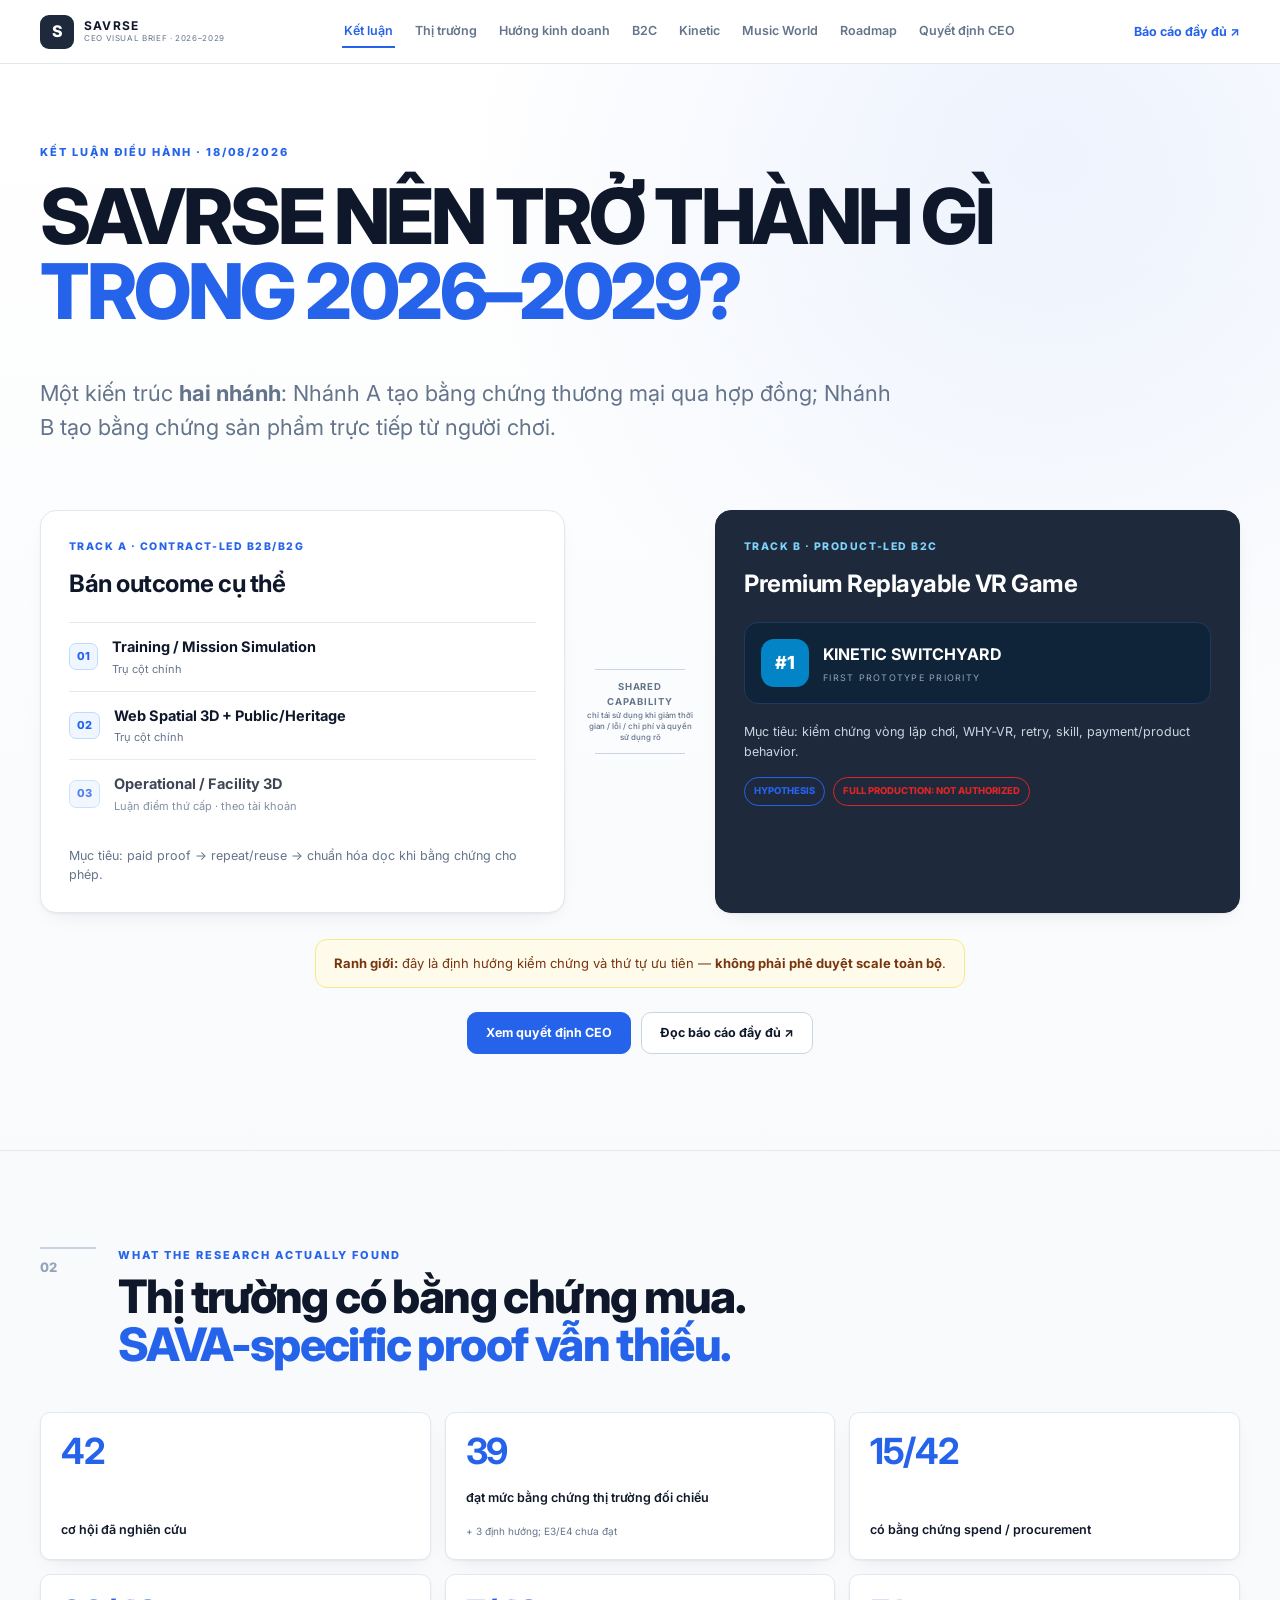
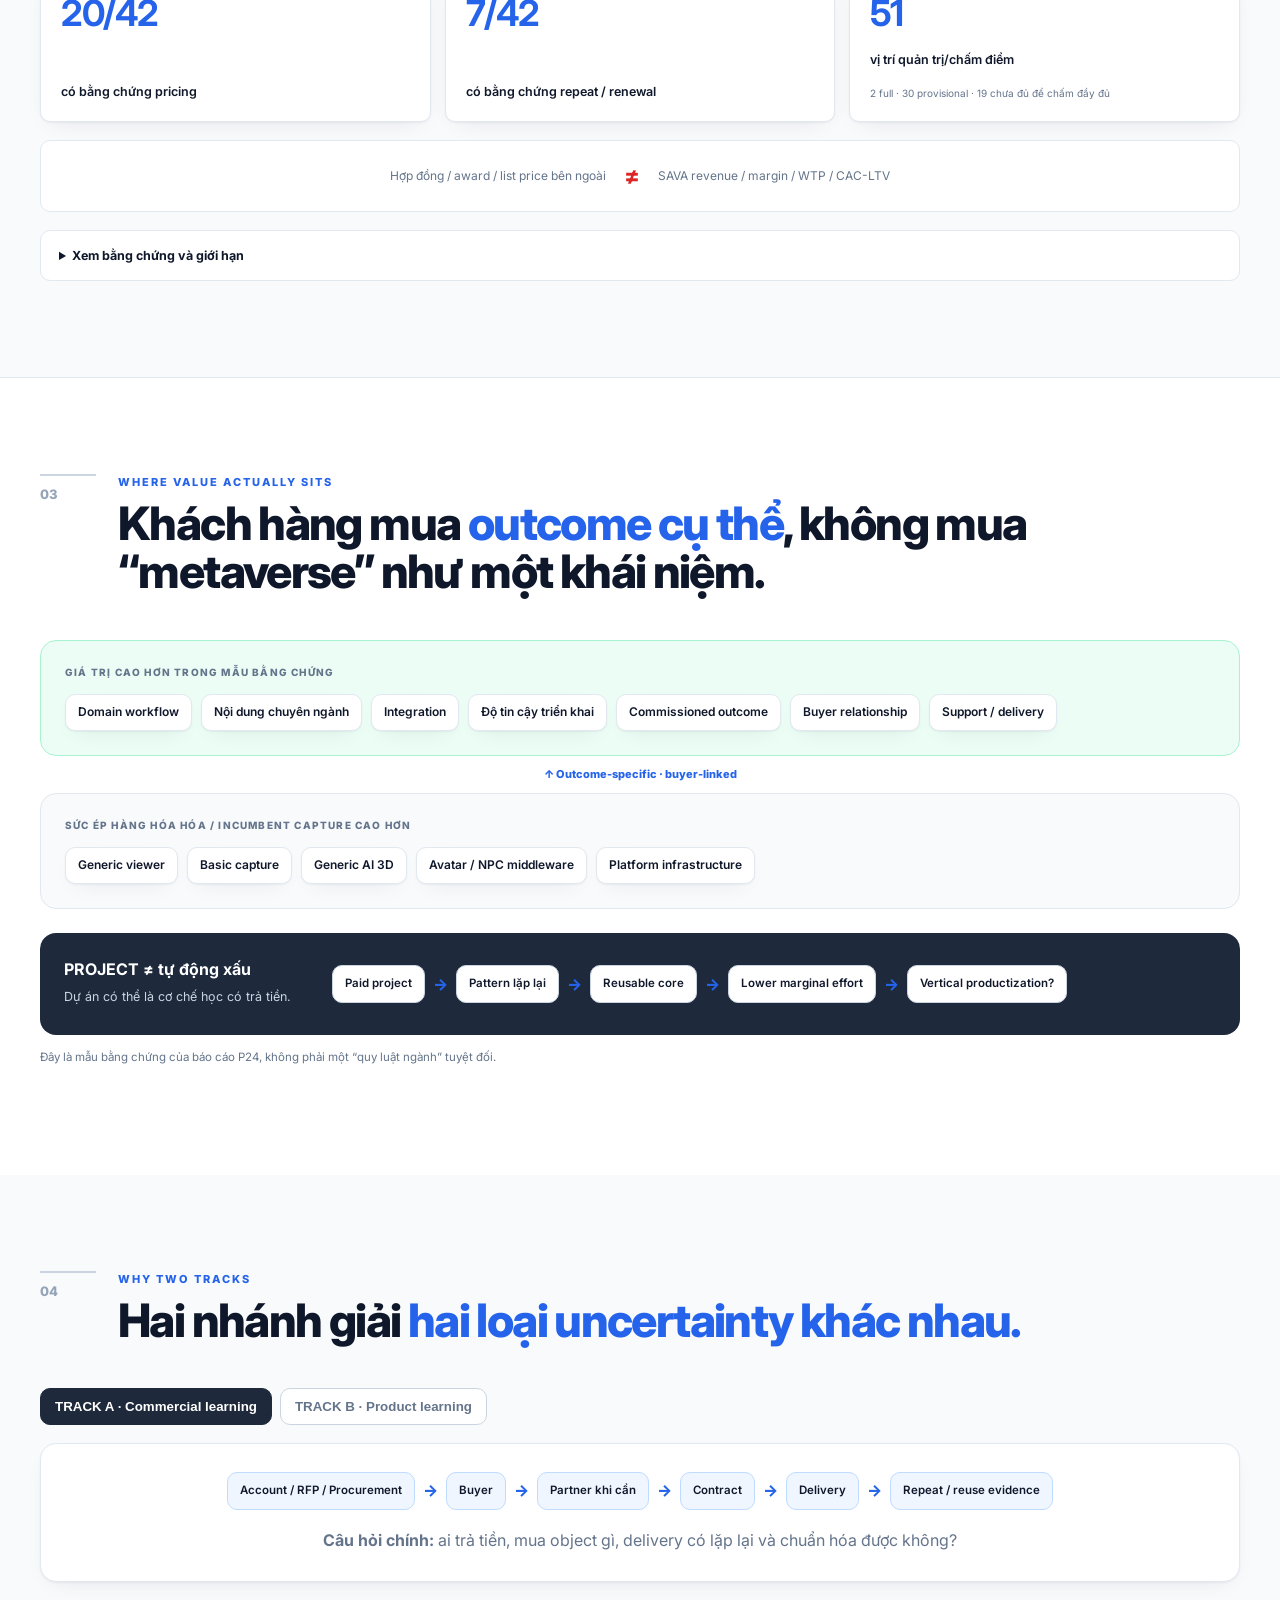
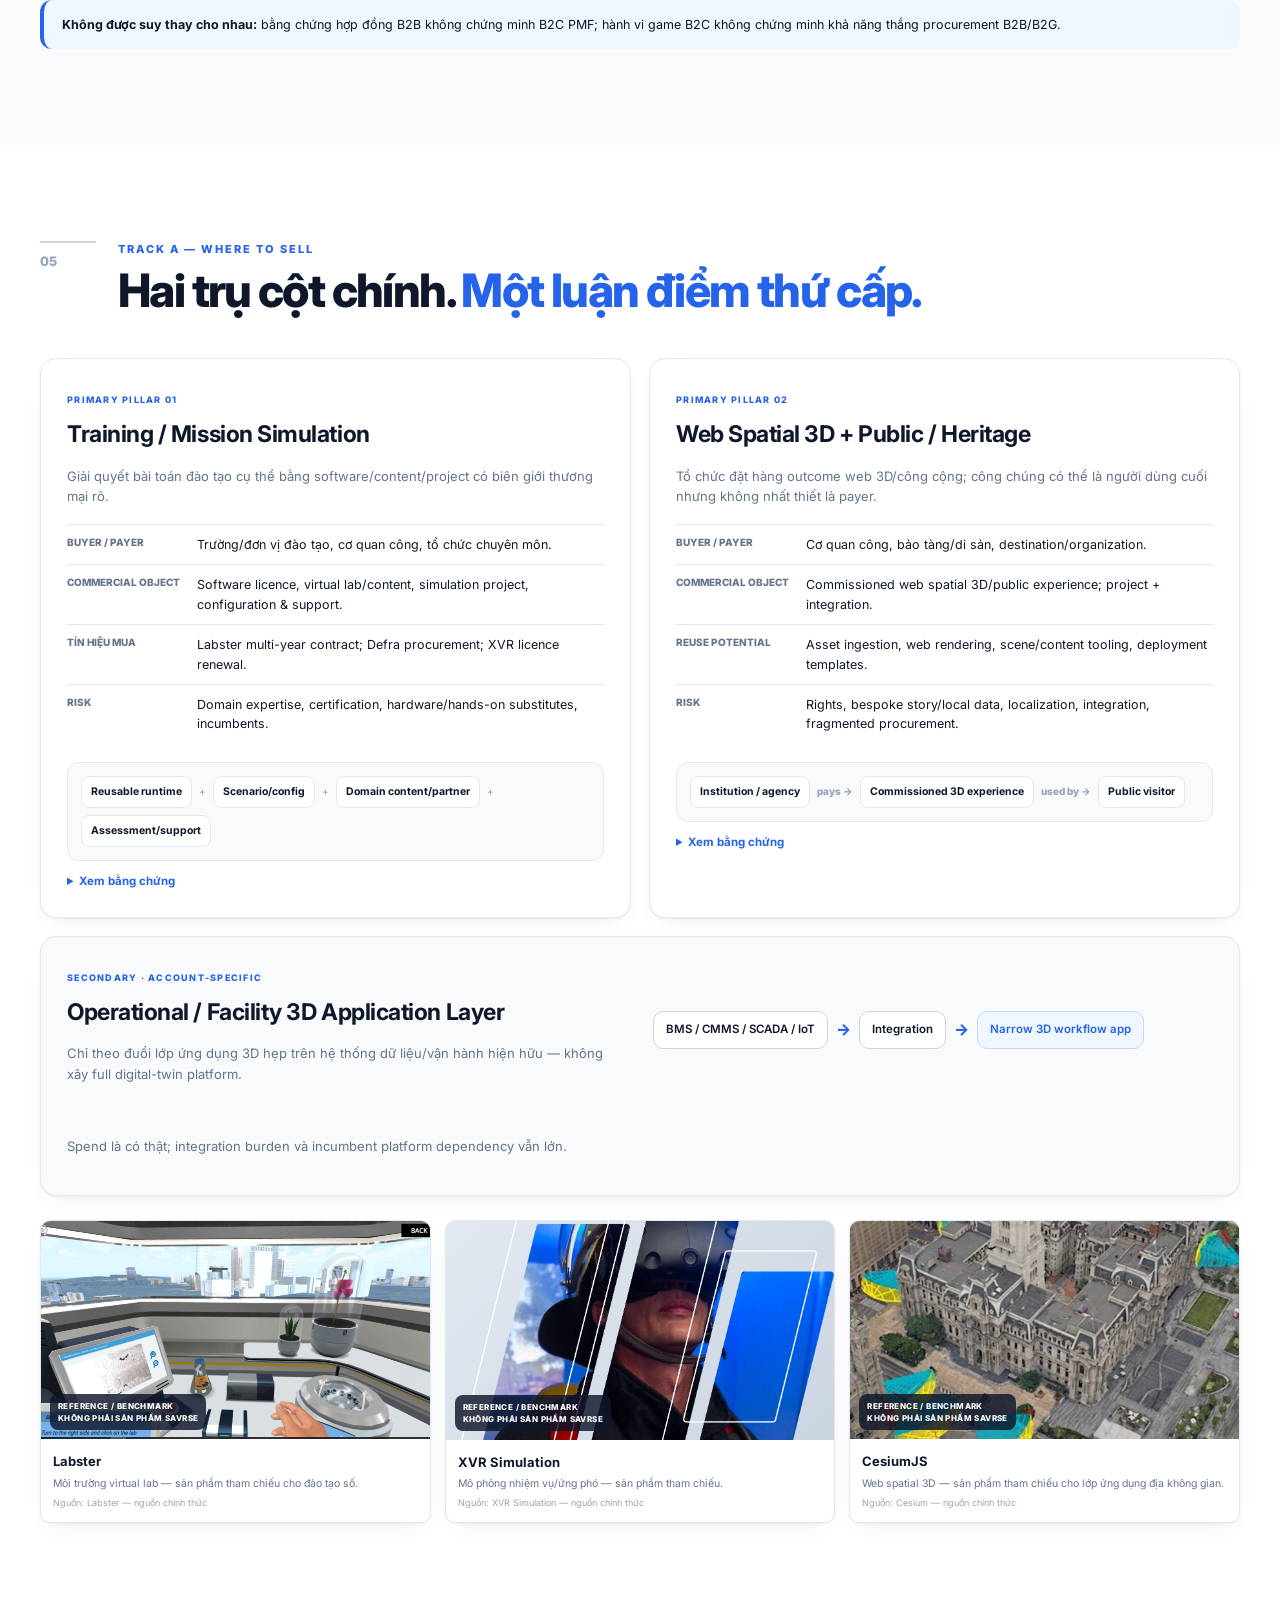
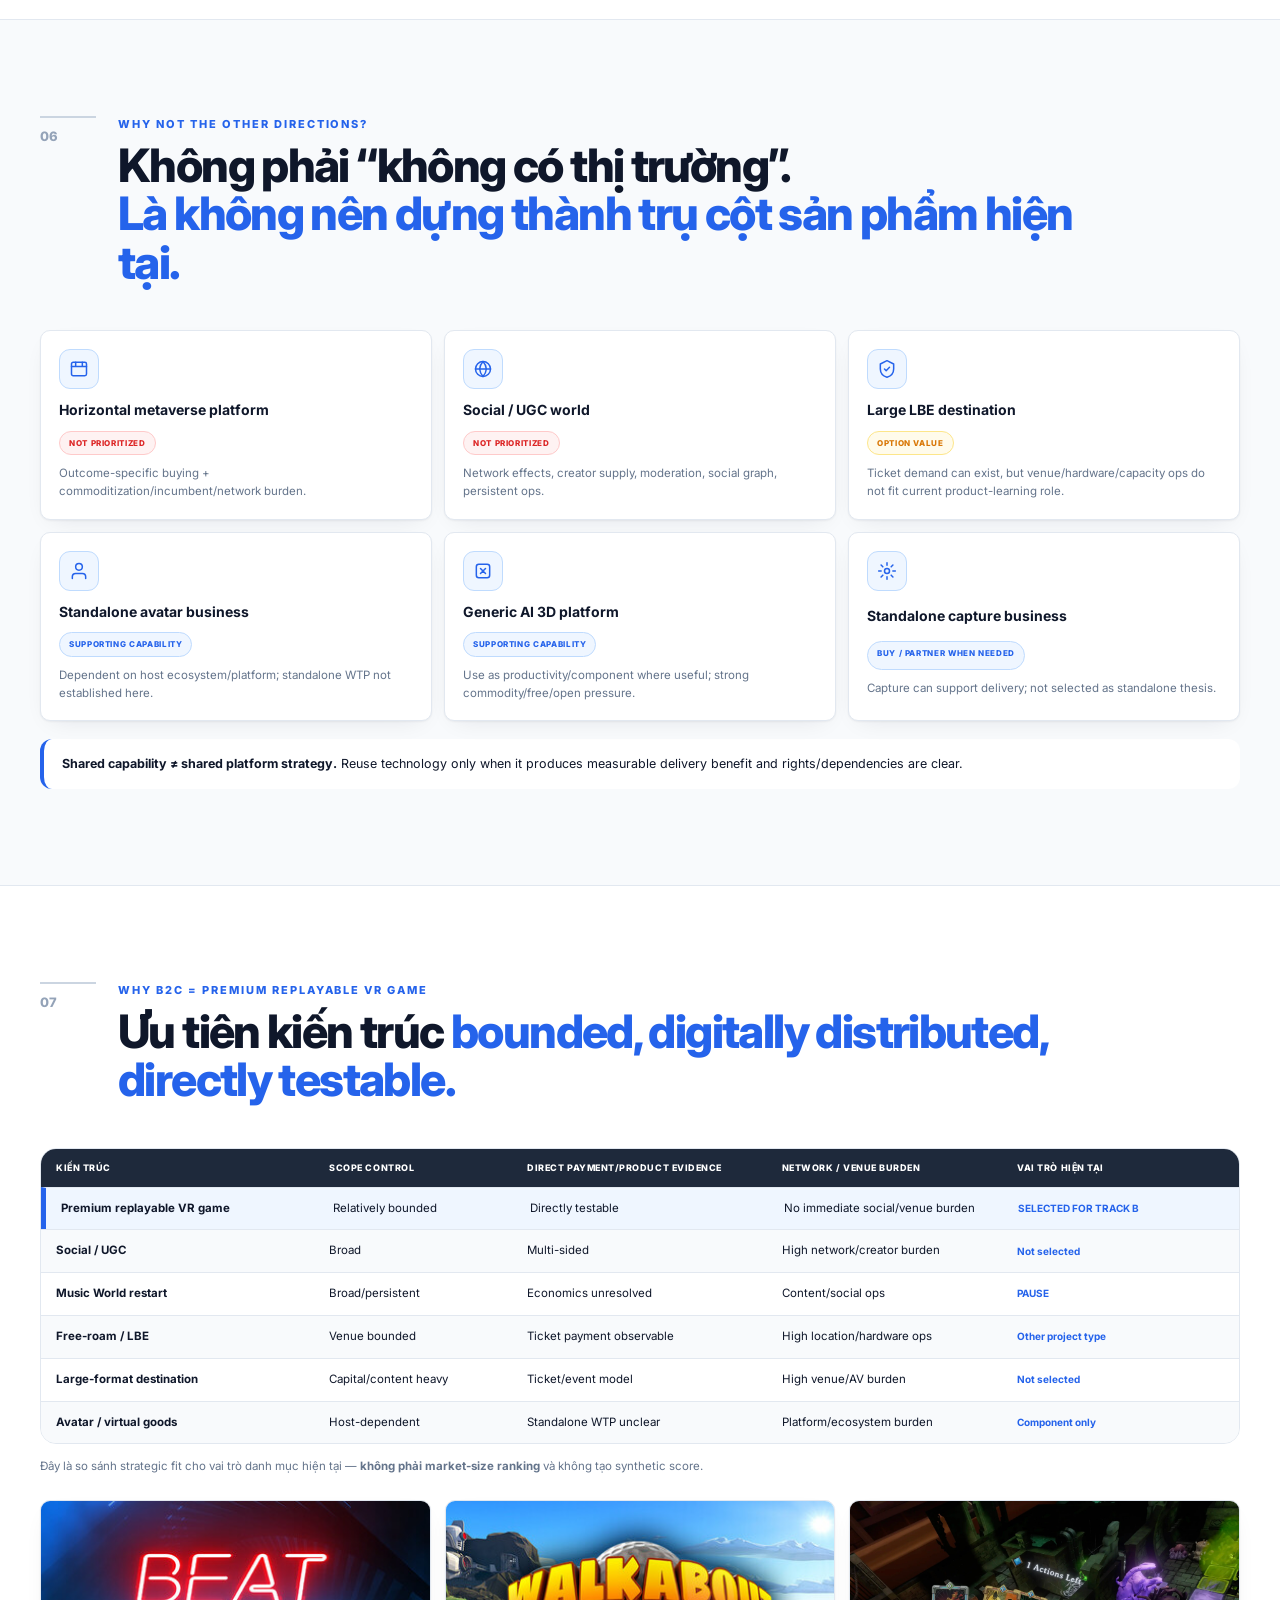
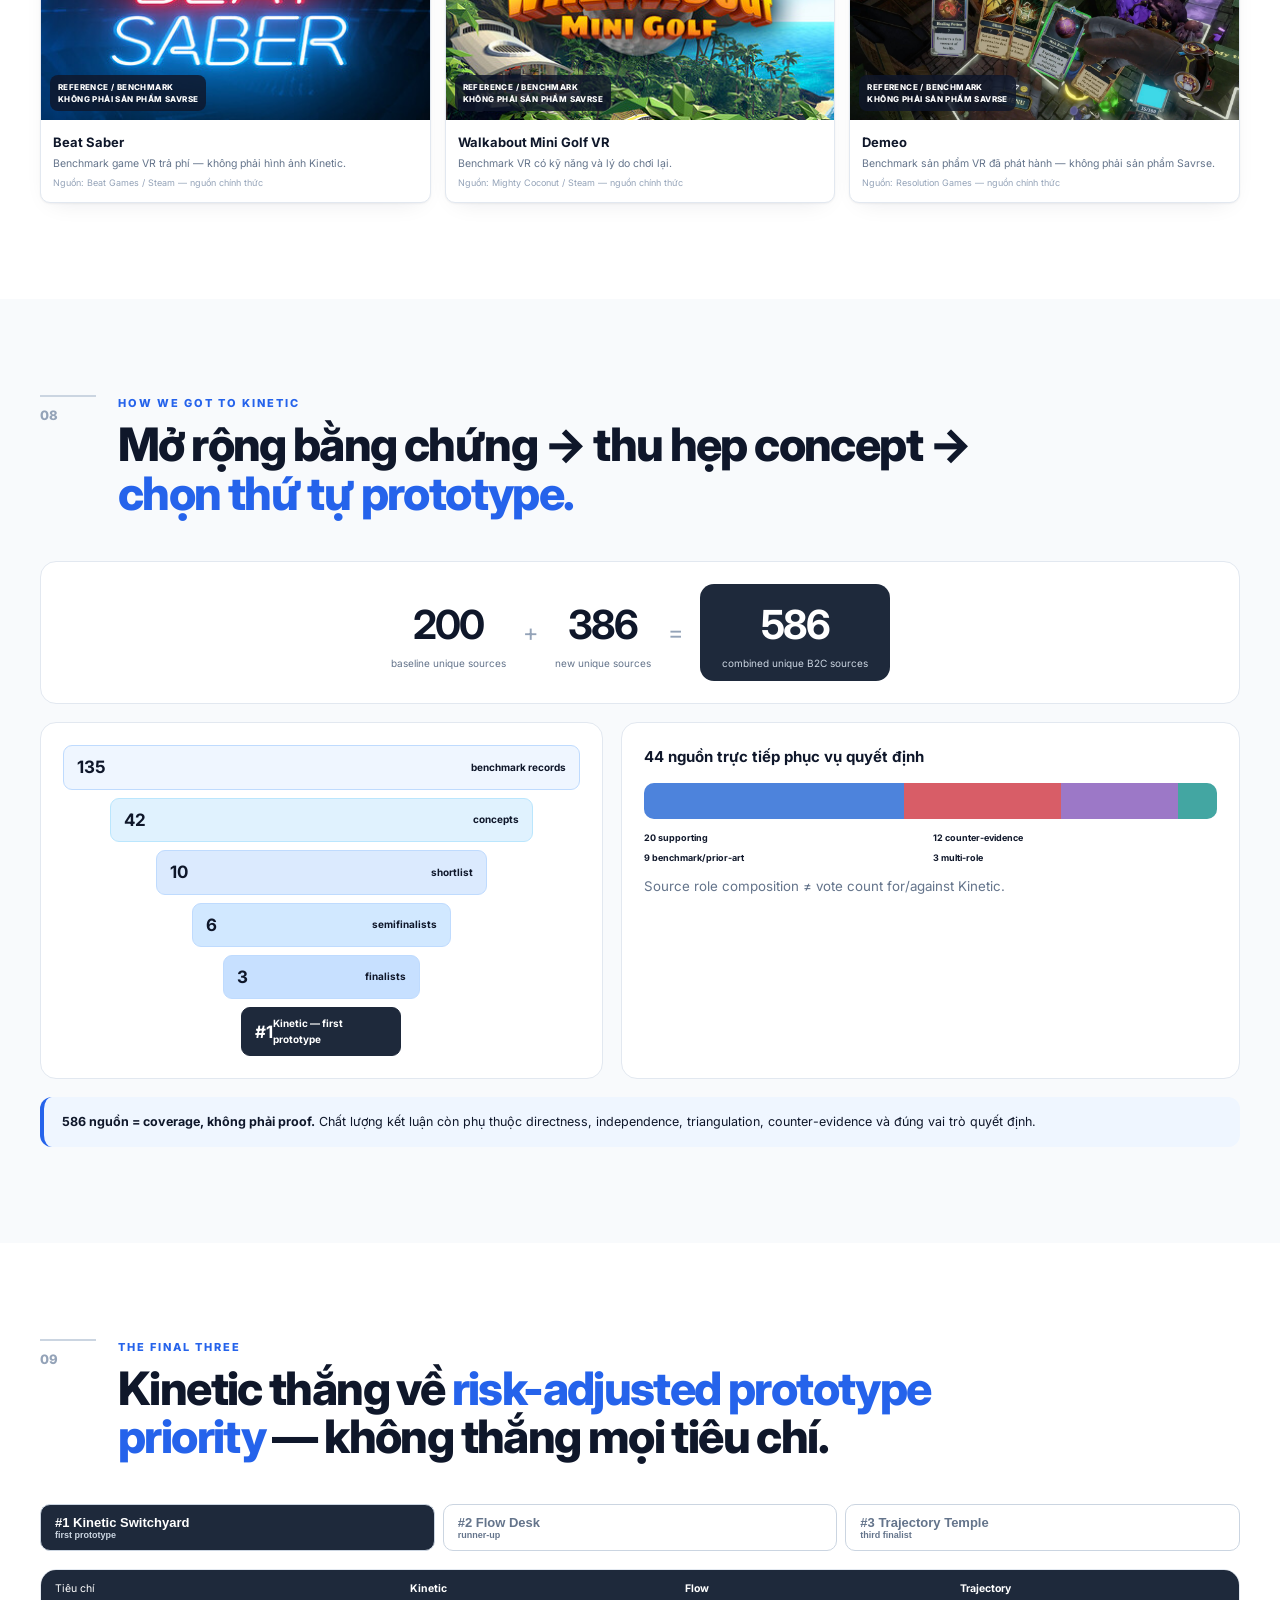
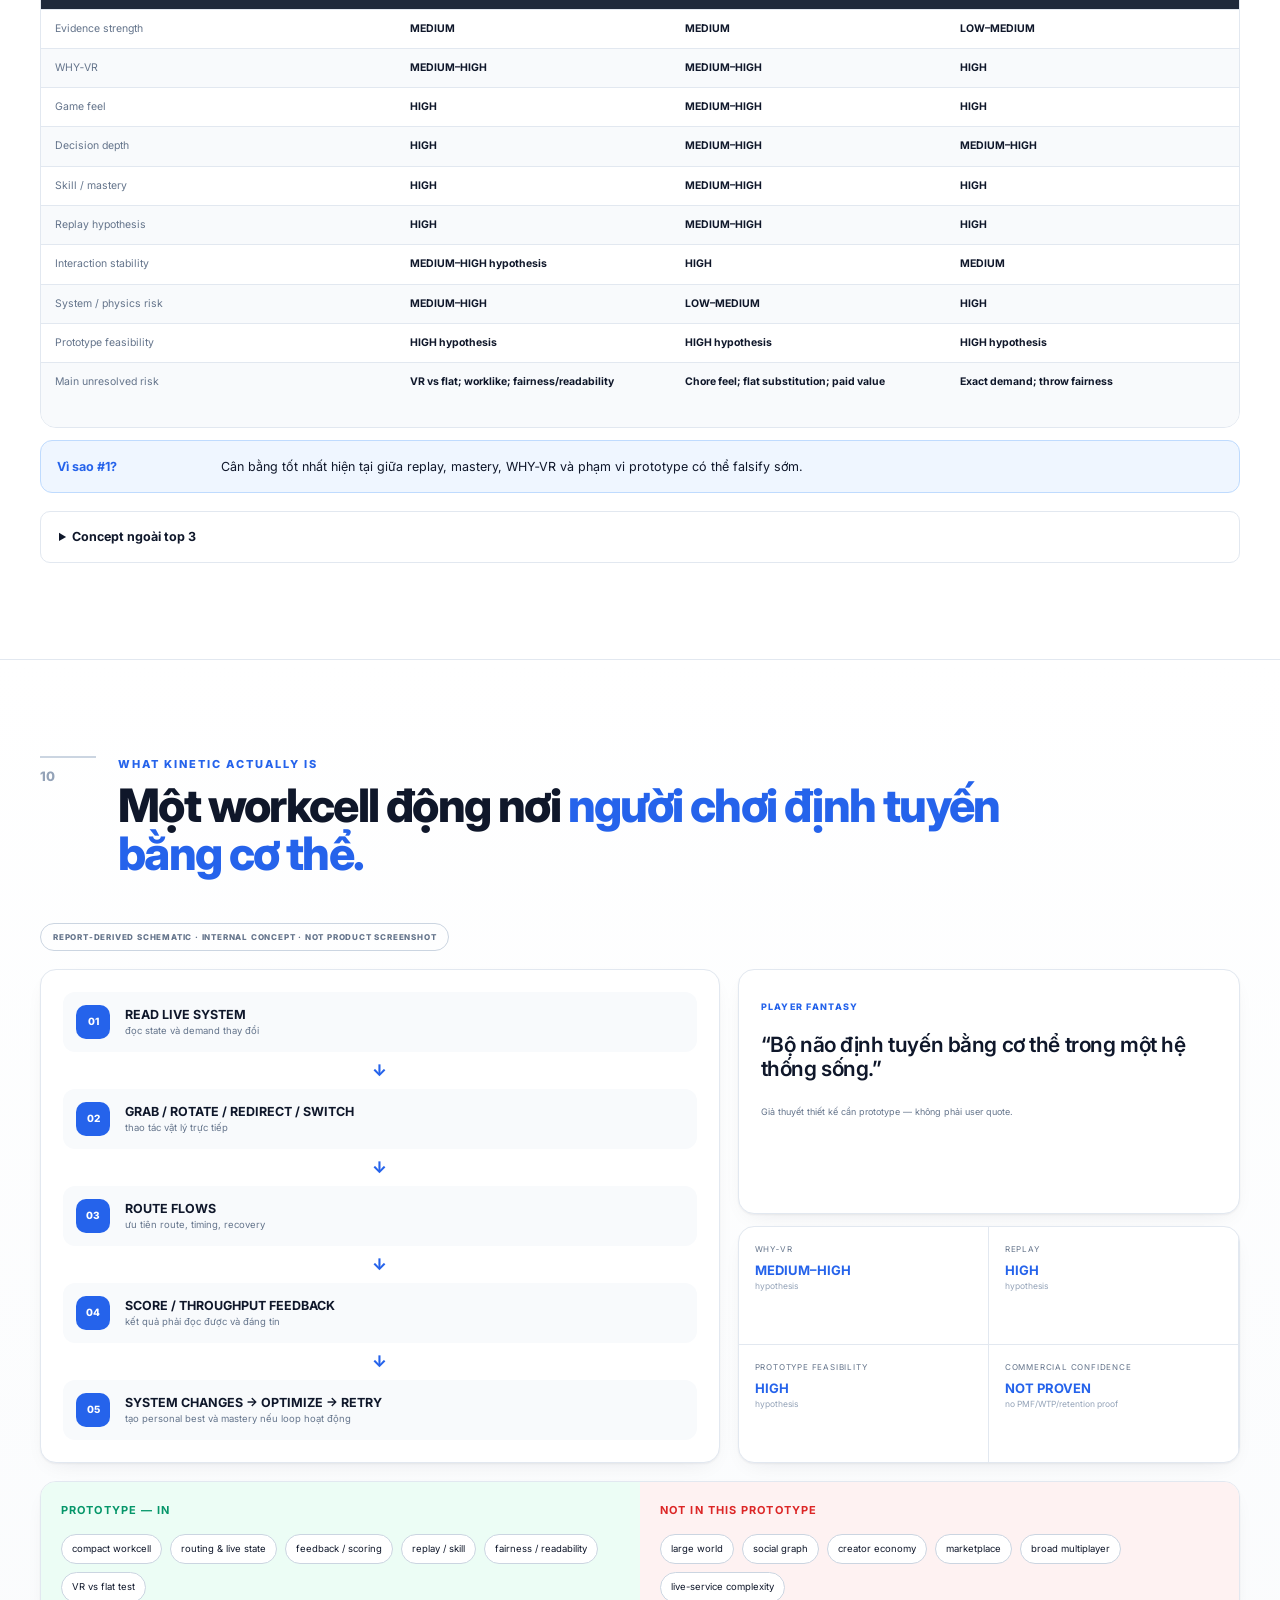
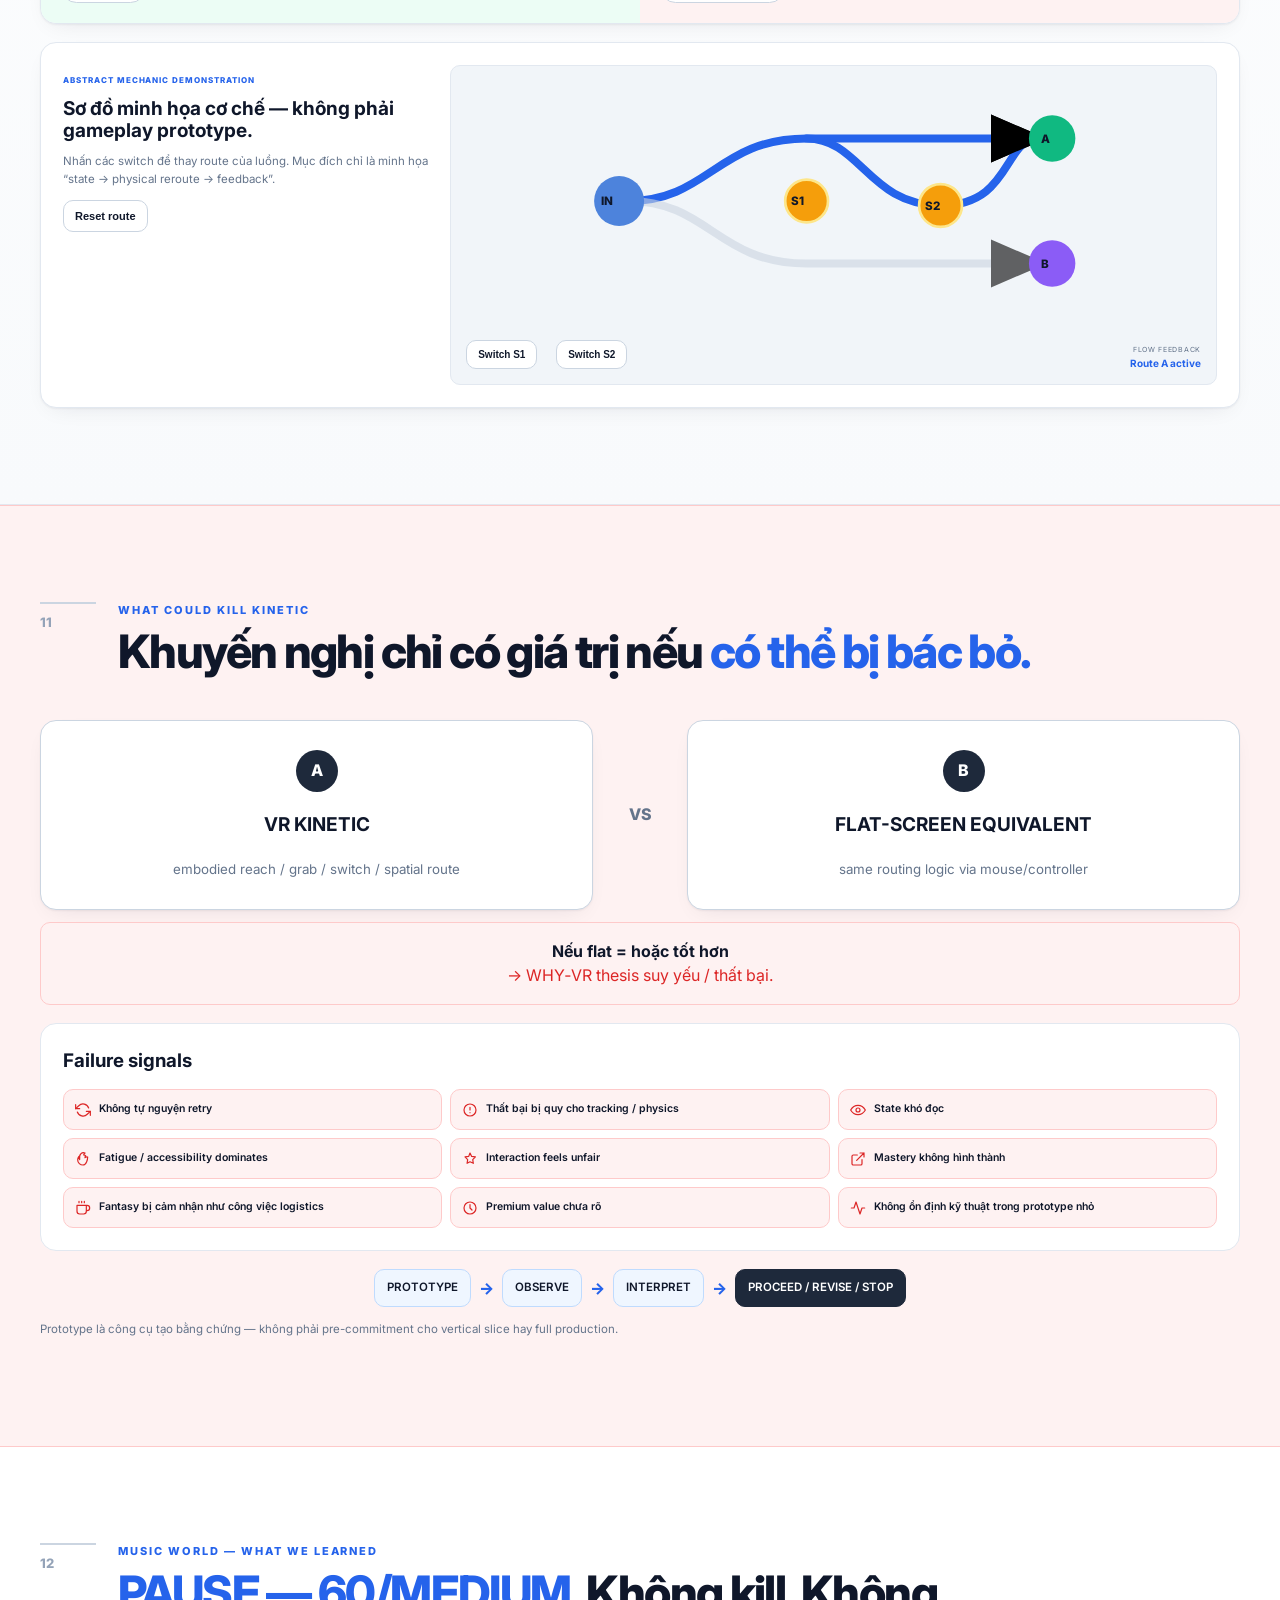
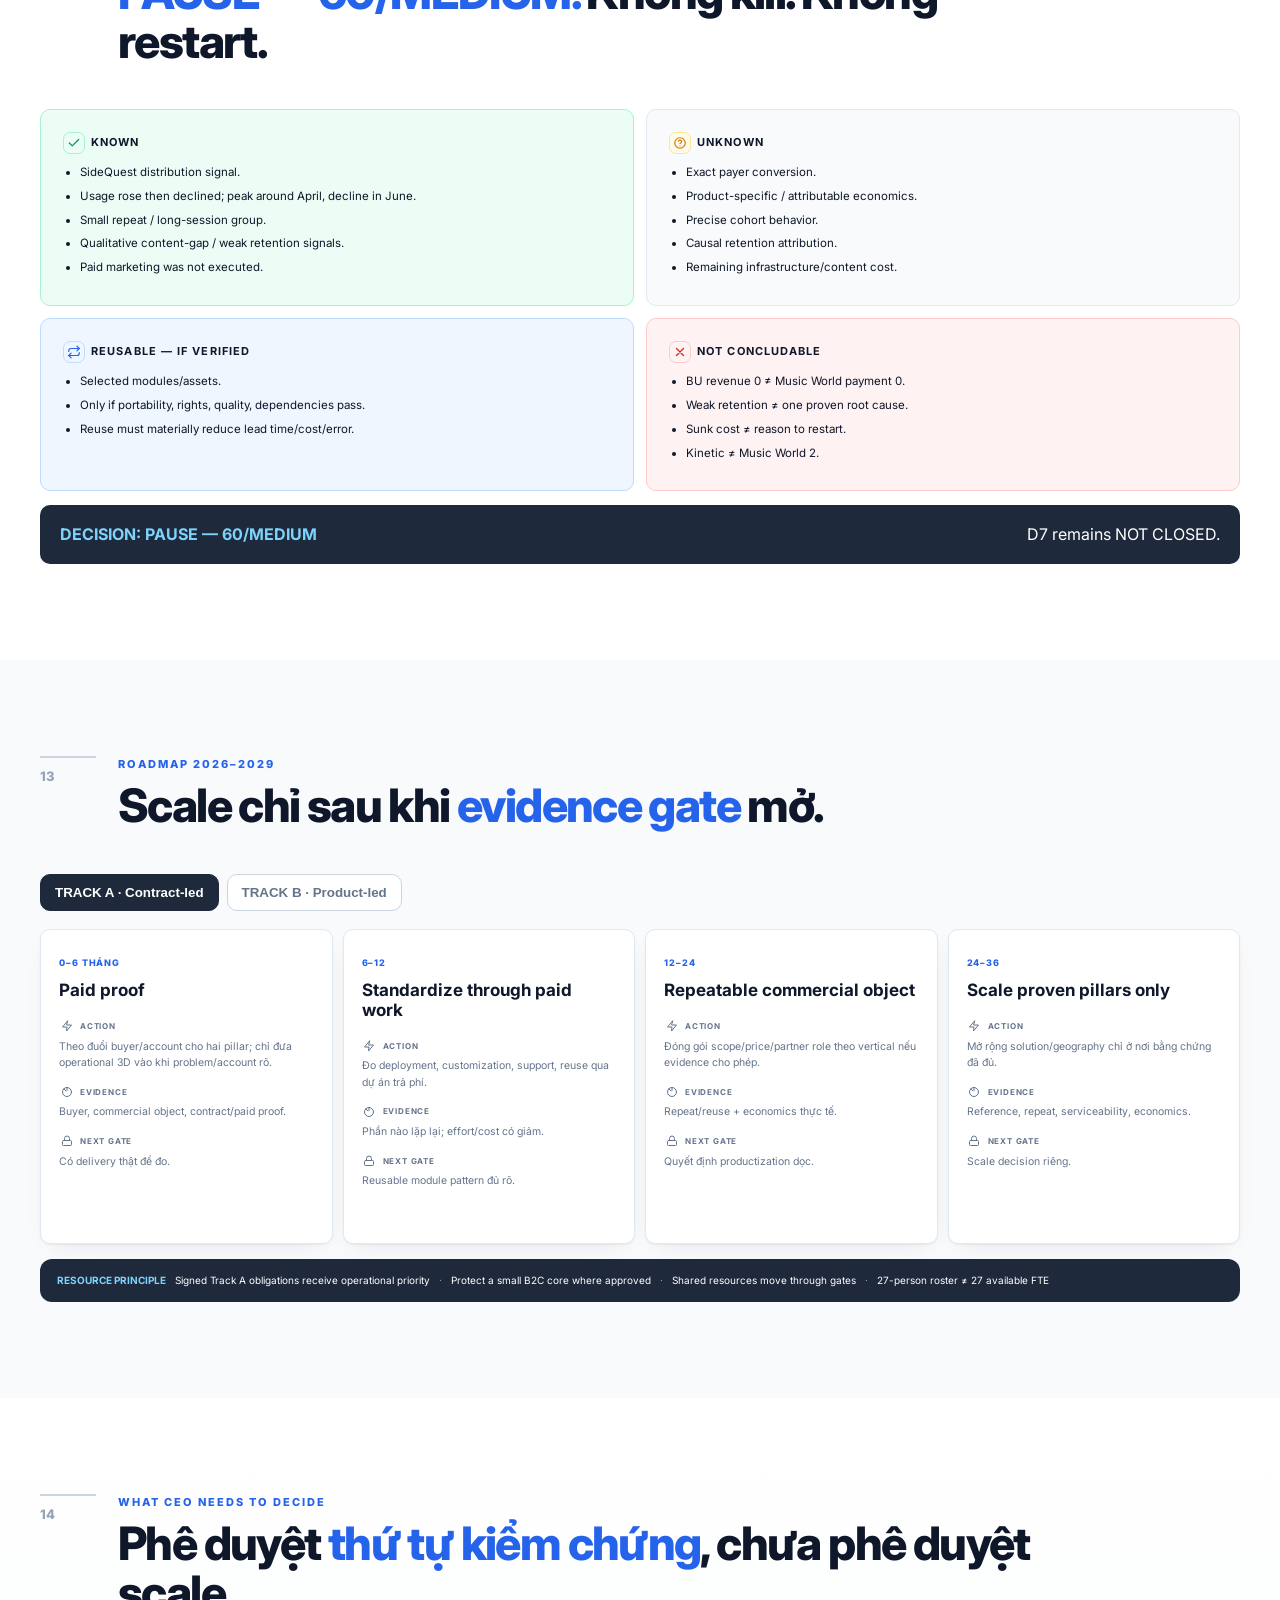
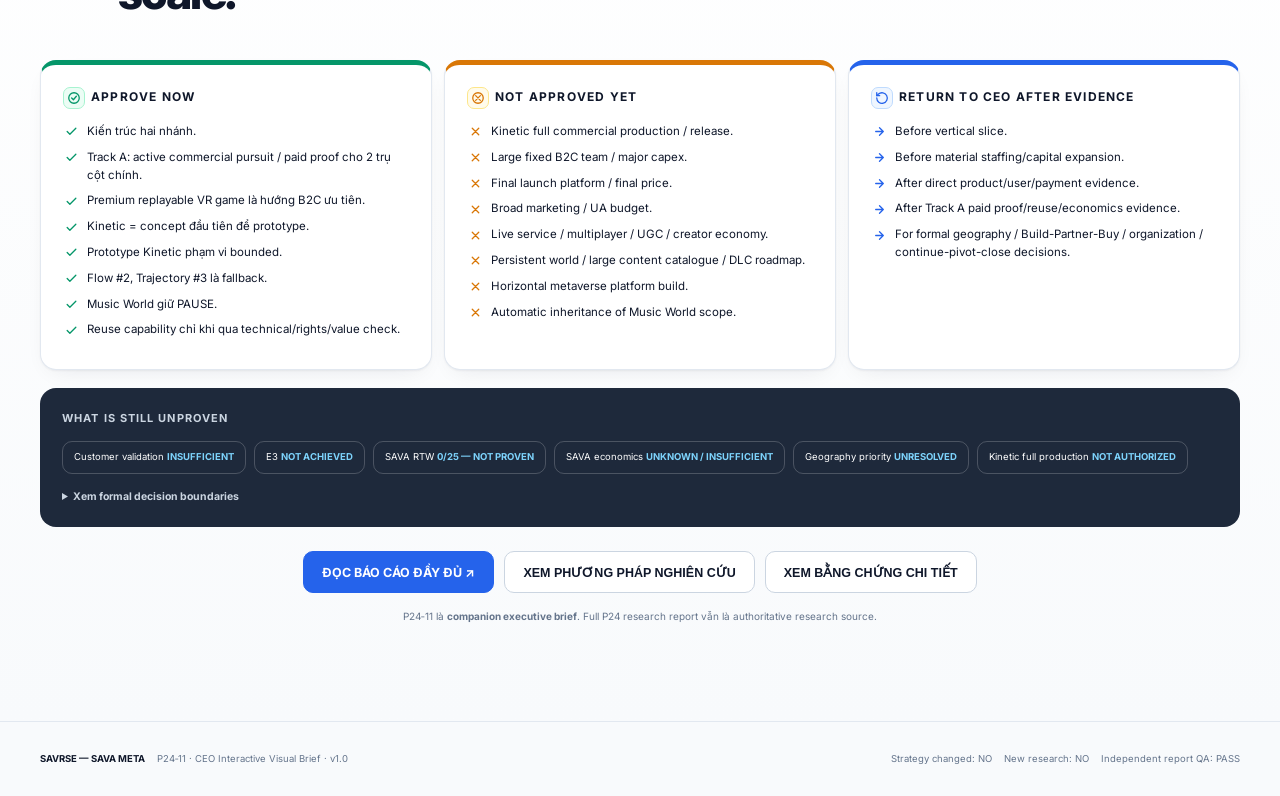
<file: index.html>
<!doctype html>
<html lang="vi">
<head>
<meta charset="utf-8">
<meta name="viewport" content="width=device-width,initial-scale=1">
<meta name="color-scheme" content="light">
<title>Savrse 2026–2029 — CEO Interactive Visual Brief</title>
<meta name="description" content="CEO-facing interactive visual strategy brief for Savrse — SAVA Meta, condensed from the P24 v1.5 authoritative research report.">
<link rel="preconnect" href="https://fonts.googleapis.com">
<link rel="preconnect" href="https://fonts.gstatic.com" crossorigin>
<link href="https://fonts.googleapis.com/css2?family=Inter:wght@400;500;600;700;800&display=swap" rel="stylesheet">
<link rel="stylesheet" href="styles.css">
</head>
<body>
<a class="skip-link" href="#main">Bỏ qua điều hướng</a>
<header class="topbar">
  <a class="brand" href="#answer"><span class="brand-mark">S</span><span><b>SAVRSE</b><small>CEO VISUAL BRIEF · 2026–2029</small></span></a>
  <button class="nav-toggle" aria-expanded="false" aria-controls="main-nav">Menu</button>
  <nav id="main-nav" aria-label="Điều hướng chính">
    <a href="#answer">Kết luận</a><a href="#evidence">Thị trường</a><a href="#track-a">Hướng kinh doanh</a><a href="#b2c">B2C</a><a href="#kinetic">Kinetic</a><a href="#music-world">Music World</a><a href="#roadmap">Roadmap</a><a href="#decisions">Quyết định CEO</a>
  </nav>
  <a class="report-link top-report-link" data-full-report href="#">Báo cáo đầy đủ ↗</a>
</header>
<main id="main">

<section id="answer" class="section hero-section" data-section="1">
  <div class="eyebrow">KẾT LUẬN ĐIỀU HÀNH · 18/08/2026</div>
  <h1>SAVRSE NÊN TRỞ THÀNH GÌ<br><span>TRONG 2026–2029?</span></h1>
  <p class="lead">Một kiến trúc <b>hai nhánh</b>: Nhánh A tạo bằng chứng thương mại qua hợp đồng; Nhánh B tạo bằng chứng sản phẩm trực tiếp từ người chơi.</p>
  <div class="two-track hero-architecture" data-visual="two-track">
    <article class="track-card track-a">
      <div class="track-label">TRACK A · CONTRACT-LED B2B/B2G</div>
      <h2>Bán outcome cụ thể</h2>
      <div class="pillar primary"><span>01</span><div><b>Training / Mission Simulation</b><small>Trụ cột chính</small></div></div>
      <div class="pillar primary"><span>02</span><div><b>Web Spatial 3D + Public/Heritage</b><small>Trụ cột chính</small></div></div>
      <div class="pillar secondary"><span>03</span><div><b>Operational / Facility 3D</b><small>Luận điểm thứ cấp · theo tài khoản</small></div></div>
      <p class="micro">Mục tiêu: paid proof → repeat/reuse → chuẩn hóa dọc khi bằng chứng cho phép.</p>
    </article>
    <div class="architecture-bridge" aria-hidden="true"><span>SHARED CAPABILITY</span><small>chỉ tái sử dụng khi giảm thời gian / lỗi / chi phí và quyền sử dụng rõ</small></div>
    <article class="track-card track-b">
      <div class="track-label">TRACK B · PRODUCT-LED B2C</div>
      <h2>Premium Replayable VR Game</h2>
      <div class="kinetic-lockup"><span>#1</span><div><b>KINETIC SWITCHYARD</b><small>FIRST PROTOTYPE PRIORITY</small></div></div>
      <p class="micro">Mục tiêu: kiểm chứng vòng lặp chơi, WHY‑VR, retry, skill, payment/product behavior.</p>
      <div class="state-row"><span class="state hypothesis">HYPOTHESIS</span><span class="state not-authorized">FULL PRODUCTION: NOT AUTHORIZED</span></div>
    </article>
  </div>
  <div class="hero-caveat"><b>Ranh giới:</b> đây là định hướng kiểm chứng và thứ tự ưu tiên — <b>không phải phê duyệt scale toàn bộ</b>.</div>
  <div class="hero-actions"><a class="btn primary" href="#decisions">Xem quyết định CEO</a><a class="btn" data-full-report href="#">Đọc báo cáo đầy đủ ↗</a></div>
</section>

<section id="evidence" class="section dark-section" data-section="2">
  <div class="section-head"><span class="section-no">02</span><div><div class="eyebrow">WHAT THE RESEARCH ACTUALLY FOUND</div><h2>Thị trường có bằng chứng mua.<br><span>SAVA-specific proof vẫn thiếu.</span></h2></div></div>
  <div class="metric-grid" data-visual="evidence-snapshot">
    <article class="metric"><strong>42</strong><span>cơ hội đã nghiên cứu</span></article>
    <article class="metric"><strong>39</strong><span>đạt mức bằng chứng thị trường đối chiếu</span><small>+ 3 định hướng; E3/E4 chưa đạt</small></article>
    <article class="metric"><strong>15/42</strong><span>có bằng chứng spend / procurement</span></article>
    <article class="metric"><strong>20/42</strong><span>có bằng chứng pricing</span></article>
    <article class="metric"><strong>7/42</strong><span>có bằng chứng repeat / renewal</span></article>
    <article class="metric"><strong>51</strong><span>vị trí quản trị/chấm điểm</span><small>2 full · 30 provisional · 19 chưa đủ để chấm đầy đủ</small></article>
  </div>
  <div class="semantic-firewall" data-visual="semantic-firewall"><span>Hợp đồng / award / list price bên ngoài</span><b>≠</b><span>SAVA revenue / margin / WTP / CAC-LTV</span></div>
  <details class="evidence-drawer"><summary>Xem bằng chứng và giới hạn</summary><div class="drawer-grid">
    <div><h4>Ví dụ có hành vi mua thật</h4><ul><li>UCLan/Labster: £180,000 — contract value.</li><li>Defra: £118,327 — award/procurement value.</li><li>Coventry/XVR: £55,661 — two-year licence renewal contract value.</li><li>Derby: £65,512 — web geospatial 3D contract.</li></ul></div>
    <div><h4>Giới hạn bắt buộc</h4><ul><li>Contract value ≠ cash collection.</li><li>Award ≠ realized SAVA revenue.</li><li>Framework ceiling ≠ realized call-off.</li><li>Customer validation = insufficient; E3 chưa đạt.</li></ul></div>
  </div></details>
</section>

<section id="value" class="section" data-section="3">
  <div class="section-head"><span class="section-no">03</span><div><div class="eyebrow">WHERE VALUE ACTUALLY SITS</div><h2>Khách hàng mua <span>outcome cụ thể</span>, không mua “metaverse” như một khái niệm.</h2></div></div>
  <div class="value-stack" data-visual="value-stack">
    <div class="value-tier high"><div class="tier-label">GIÁ TRỊ CAO HƠN TRONG MẪU BẰNG CHỨNG</div><div class="chip-row"><span>Domain workflow</span><span>Nội dung chuyên ngành</span><span>Integration</span><span>Độ tin cậy triển khai</span><span>Commissioned outcome</span><span>Buyer relationship</span><span>Support / delivery</span></div></div>
    <div class="value-arrow">↑ Outcome-specific · buyer-linked</div>
    <div class="value-tier low"><div class="tier-label">SỨC ÉP HÀNG HÓA HÓA / INCUMBENT CAPTURE CAO HƠN</div><div class="chip-row"><span>Generic viewer</span><span>Basic capture</span><span>Generic AI 3D</span><span>Avatar / NPC middleware</span><span>Platform infrastructure</span></div></div>
  </div>
  <div class="split-insight" data-visual="project-productization">
    <div><b>PROJECT ≠ tự động xấu</b><p>Dự án có thể là cơ chế học có trả tiền.</p></div><div class="flow-inline"><span>Paid project</span><i>→</i><span>Pattern lặp lại</span><i>→</i><span>Reusable core</span><i>→</i><span>Lower marginal effort</span><i>→</i><span>Vertical productization?</span></div>
  </div>
  <p class="caveat">Đây là mẫu bằng chứng của báo cáo P24, không phải một “quy luật ngành” tuyệt đối.</p>
</section>

<section id="why-two" class="section soft-section" data-section="4">
  <div class="section-head"><span class="section-no">04</span><div><div class="eyebrow">WHY TWO TRACKS</div><h2>Hai nhánh giải <span>hai loại uncertainty khác nhau.</span></h2></div></div>
  <div class="toggle-row" role="tablist" aria-label="So sánh hai nhánh"><button class="track-toggle active" data-track="commercial" role="tab" aria-selected="true">TRACK A · Commercial learning</button><button class="track-toggle" data-track="product" role="tab" aria-selected="false">TRACK B · Product learning</button></div>
  <div class="learning-panel active" data-panel="commercial" data-visual="commercial-learning">
    <div class="learning-flow"><span>Account / RFP / Procurement</span><i>→</i><span>Buyer</span><i>→</i><span>Partner khi cần</span><i>→</i><span>Contract</span><i>→</i><span>Delivery</span><i>→</i><span>Repeat / reuse evidence</span></div>
    <p><b>Câu hỏi chính:</b> ai trả tiền, mua object gì, delivery có lặp lại và chuẩn hóa được không?</p>
  </div>
  <div class="learning-panel" data-panel="product" data-visual="product-learning">
    <div class="learning-flow"><span>VR Storefront</span><i>→</i><span>Discovery</span><i>→</i><span>Purchase / install</span><i>→</i><span>Gameplay</span><i>→</i><span>Retry / return</span><i>→</i><span>Iterate / stop / scale</span></div>
    <p><b>Câu hỏi chính:</b> người chơi có hiểu, muốn chơi lại, trả tiền và tạo hành vi sản phẩm đủ mạnh không?</p>
  </div>
  <div class="callout"><b>Không được suy thay cho nhau:</b> bằng chứng hợp đồng B2B không chứng minh B2C PMF; hành vi game B2C không chứng minh khả năng thắng procurement B2B/B2G.</div>
</section>

<section id="track-a" class="section" data-section="5">
  <div class="section-head"><span class="section-no">05</span><div><div class="eyebrow">TRACK A — WHERE TO SELL</div><h2>Hai trụ cột chính. <span>Một luận điểm thứ cấp.</span></h2></div></div>
  <div class="pillar-cards">
    <article class="direction-card primary-direction" data-visual="training-pillar">
      <div class="direction-top"><span class="role">PRIMARY PILLAR 01</span><h3>Training / Mission Simulation</h3><p>Giải quyết bài toán đào tạo cụ thể bằng software/content/project có biên giới thương mại rõ.</p></div>
      <dl class="fact-list"><div><dt>Buyer / payer</dt><dd>Trường/đơn vị đào tạo, cơ quan công, tổ chức chuyên môn.</dd></div><div><dt>Commercial object</dt><dd>Software licence, virtual lab/content, simulation project, configuration & support.</dd></div><div><dt>Tín hiệu mua</dt><dd>Labster multi-year contract; Defra procurement; XVR licence renewal.</dd></div><div><dt>Risk</dt><dd>Domain expertise, certification, hardware/hands-on substitutes, incumbents.</dd></div></dl>
      <div class="mini-architecture"><span>Reusable runtime</span><i>+</i><span>Scenario/config</span><i>+</i><span>Domain content/partner</span><i>+</i><span>Assessment/support</span></div>
      <details><summary>Xem bằng chứng</summary><p>UCLan/Labster £180,000 contract value; Defra £118,327 award/procurement value; Coventry/XVR £55,661 two-year renewal contract value. Các giá trị giữ nguyên semantic và không phải SAVA price.</p></details>
    </article>
    <article class="direction-card primary-direction" data-visual="web3d-pillar">
      <div class="direction-top"><span class="role">PRIMARY PILLAR 02</span><h3>Web Spatial 3D + Public / Heritage</h3><p>Tổ chức đặt hàng outcome web 3D/công cộng; công chúng có thể là người dùng cuối nhưng không nhất thiết là payer.</p></div>
      <dl class="fact-list"><div><dt>Buyer / payer</dt><dd>Cơ quan công, bảo tàng/di sản, destination/organization.</dd></div><div><dt>Commercial object</dt><dd>Commissioned web spatial 3D/public experience; project + integration.</dd></div><div><dt>Reuse potential</dt><dd>Asset ingestion, web rendering, scene/content tooling, deployment templates.</dd></div><div><dt>Risk</dt><dd>Rights, bespoke story/local data, localization, integration, fragmented procurement.</dd></div></dl>
      <div class="payer-flow"><span>Institution / agency</span><i>pays →</i><span>Commissioned 3D experience</span><i>used by →</i><span>Public visitor</span></div>
      <details><summary>Xem bằng chứng</summary><p>Derby £65,512 contract 2025–2028; City of Wonder £550,000 award; Historic England £400,000 framework ceiling. Không chuyển các record này thành “universal heritage SaaS”.</p></details>
    </article>
    <article class="direction-card secondary-direction" data-visual="ops3d-pillar">
      <div><span class="role">SECONDARY · ACCOUNT-SPECIFIC</span><h3>Operational / Facility 3D Application Layer</h3><p>Chỉ theo đuổi lớp ứng dụng 3D hẹp trên hệ thống dữ liệu/vận hành hiện hữu — không xây full digital-twin platform.</p></div>
      <div class="system-strip"><span>BMS / CMMS / SCADA / IoT</span><i>→</i><span>Integration</span><i>→</i><strong>Narrow 3D workflow app</strong></div>
      <p class="caveat">Spend là có thật; integration burden và incumbent platform dependency vẫn lớn.</p>
    </article>
  </div>
  <div class="benchmark-strip tracka-benchmarks">
    <article class="benchmark-card" data-visual="benchmark" id="bench-labster">
      <a class="benchmark-media" href="https://www.labster.com/simulations/demo" target="_blank" rel="noopener">
        <img src="assets/images/bench/labster.png" alt="Ảnh từ Demo Simulation của Labster, minh họa môi trường phòng thí nghiệm ảo."  referrerpolicy="no-referrer" onerror="this.closest('.benchmark-media').classList.add('image-fallback'); this.style.display='none'">
        <span class="image-fallback-label" aria-hidden="true">REFERENCE IMAGE<br>Labster</span>
        <span class="benchmark-badge">REFERENCE / BENCHMARK<br>KHÔNG PHẢI SẢN PHẨM SAVRSE</span>
      </a>
      <div class="benchmark-copy"><strong>Labster</strong><span>Môi trường virtual lab — sản phẩm tham chiếu cho đào tạo số.</span><small>Nguồn: Labster — nguồn chính thức</small></div>
    </article><article class="benchmark-card" data-visual="benchmark" id="bench-xvr">
      <a class="benchmark-media" href="https://www.xvrsim.com/en/xvr-academy/" target="_blank" rel="noopener">
        <img src="assets/images/bench/xvr.png" alt="Người hướng dẫn sử dụng XVR Simulation trong bối cảnh đào tạo mô phỏng."  referrerpolicy="no-referrer" onerror="this.closest('.benchmark-media').classList.add('image-fallback'); this.style.display='none'">
        <span class="image-fallback-label" aria-hidden="true">REFERENCE IMAGE<br>XVR Simulation</span>
        <span class="benchmark-badge">REFERENCE / BENCHMARK<br>KHÔNG PHẢI SẢN PHẨM SAVRSE</span>
      </a>
      <div class="benchmark-copy"><strong>XVR Simulation</strong><span>Mô phỏng nhiệm vụ/ứng phó — sản phẩm tham chiếu.</span><small>Nguồn: XVR Simulation — nguồn chính thức</small></div>
    </article><article class="benchmark-card" data-visual="benchmark" id="bench-cesium">
      <a class="benchmark-media" href="https://cesium.com/platform/cesiumjs/" target="_blank" rel="noopener">
        <img src="assets/images/bench/cesium.jpg" alt="Ảnh minh họa ứng dụng 3D địa không gian trên trang CesiumJS chính thức."  referrerpolicy="no-referrer" onerror="this.closest('.benchmark-media').classList.add('image-fallback'); this.style.display='none'">
        <span class="image-fallback-label" aria-hidden="true">REFERENCE IMAGE<br>CesiumJS</span>
        <span class="benchmark-badge">REFERENCE / BENCHMARK<br>KHÔNG PHẢI SẢN PHẨM SAVRSE</span>
      </a>
      <div class="benchmark-copy"><strong>CesiumJS</strong><span>Web spatial 3D — sản phẩm tham chiếu cho lớp ứng dụng địa không gian.</span><small>Nguồn: Cesium — nguồn chính thức</small></div>
    </article>
  </div>
</section>

<section id="not-now" class="section dark-section" data-section="6">
  <div class="section-head"><span class="section-no">06</span><div><div class="eyebrow">WHY NOT THE OTHER DIRECTIONS?</div><h2>Không phải “không có thị trường”.<br><span>Là không nên dựng thành trụ cột sản phẩm hiện tại.</span></h2></div></div>
  <div class="not-now-grid" data-visual="not-now-portfolio">
    <article>
      <span class="nn-ico" aria-hidden="true"><svg viewBox="0 0 24 24" fill="none" stroke="currentColor" stroke-width="1.8" stroke-linecap="round" stroke-linejoin="round"><rect x="3" y="4" width="18" height="16" rx="2"/><path d="M3 9h18M8 4v5M16 4v5"/></svg></span>
      <b>Horizontal metaverse platform</b><span class="label not-prioritized">NOT PRIORITIZED</span><small>Outcome-specific buying + commoditization/incumbent/network burden.</small>
    </article>
    <article>
      <span class="nn-ico" aria-hidden="true"><svg viewBox="0 0 24 24" fill="none" stroke="currentColor" stroke-width="1.8" stroke-linecap="round" stroke-linejoin="round"><circle cx="12" cy="12" r="9"/><path d="M3 12h18M12 3a15 15 0 0 1 4 9 15 15 0 0 1-4 9 15 15 0 0 1-4-9 15 15 0 0 1 4-9z"/></svg></span>
      <b>Social / UGC world</b><span class="label not-prioritized">NOT PRIORITIZED</span><small>Network effects, creator supply, moderation, social graph, persistent ops.</small>
    </article>
    <article>
      <span class="nn-ico" aria-hidden="true"><svg viewBox="0 0 24 24" fill="none" stroke="currentColor" stroke-width="1.8" stroke-linecap="round" stroke-linejoin="round"><path d="M12 2l8 4v6c0 5-3.5 8.5-8 10-4.5-1.5-8-5-8-10V6z"/><path d="M9 12l2 2 4-4"/></svg></span>
      <b>Large LBE destination</b><span class="label option">OPTION VALUE</span><small>Ticket demand can exist, but venue/hardware/capacity ops do not fit current product-learning role.</small>
    </article>
    <article>
      <span class="nn-ico" aria-hidden="true"><svg viewBox="0 0 24 24" fill="none" stroke="currentColor" stroke-width="1.8" stroke-linecap="round" stroke-linejoin="round"><path d="M20 21v-2a4 4 0 0 0-4-4H8a4 4 0 0 0-4 4v2"/><circle cx="12" cy="7" r="4"/></svg></span>
      <b>Standalone avatar business</b><span class="label support">SUPPORTING CAPABILITY</span><small>Dependent on host ecosystem/platform; standalone WTP not established here.</small>
    </article>
    <article>
      <span class="nn-ico" aria-hidden="true"><svg viewBox="0 0 24 24" fill="none" stroke="currentColor" stroke-width="1.8" stroke-linecap="round" stroke-linejoin="round"><rect x="4" y="4" width="16" height="16" rx="3"/><path d="M9 9l3 3-3 3M15 9l-3 3 3 3"/></svg></span>
      <b>Generic AI 3D platform</b><span class="label support">SUPPORTING CAPABILITY</span><small>Use as productivity/component where useful; strong commodity/free/open pressure.</small>
    </article>
    <article>
      <span class="nn-ico" aria-hidden="true"><svg viewBox="0 0 24 24" fill="none" stroke="currentColor" stroke-width="1.8" stroke-linecap="round" stroke-linejoin="round"><circle cx="12" cy="12" r="3"/><path d="M12 2v3M12 19v3M2 12h3M19 12h3M4.9 4.9l2.1 2.1M17 17l2.1 2.1M19.1 4.9L17 7M7 17l-2.1 2.1"/></svg></span>
      <b>Standalone capture business</b><span class="label support">BUY / PARTNER WHEN NEEDED</span><small>Capture can support delivery; not selected as standalone thesis.</small>
    </article>
  </div>
  <div class="callout"><b>Shared capability ≠ shared platform strategy.</b> Reuse technology only when it produces measurable delivery benefit and rights/dependencies are clear.</div>
</section>

<section id="b2c" class="section" data-section="7">
  <div class="section-head"><span class="section-no">07</span><div><div class="eyebrow">WHY B2C = PREMIUM REPLAYABLE VR GAME</div><h2>Ưu tiên kiến trúc <span>bounded, digitally distributed, directly testable.</span></h2></div></div>
  <div class="b2c-comparison" data-visual="b2c-architecture-comparison">
    <div class="compare-head"><span>Kiến trúc</span><span>Scope control</span><span>Direct payment/product evidence</span><span>Network / venue burden</span><span>Vai trò hiện tại</span></div>
    <div class="compare-row selected"><b>Premium replayable VR game</b><span>Relatively bounded</span><span>Directly testable</span><span>No immediate social/venue burden</span><strong>SELECTED FOR TRACK B</strong></div>
    <div class="compare-row"><b>Social / UGC</b><span>Broad</span><span>Multi-sided</span><span>High network/creator burden</span><strong>Not selected</strong></div>
    <div class="compare-row"><b>Music World restart</b><span>Broad/persistent</span><span>Economics unresolved</span><span>Content/social ops</span><strong>PAUSE</strong></div>
    <div class="compare-row"><b>Free-roam / LBE</b><span>Venue bounded</span><span>Ticket payment observable</span><span>High location/hardware ops</span><strong>Other project type</strong></div>
    <div class="compare-row"><b>Large-format destination</b><span>Capital/content heavy</span><span>Ticket/event model</span><span>High venue/AV burden</span><strong>Not selected</strong></div>
    <div class="compare-row"><b>Avatar / virtual goods</b><span>Host-dependent</span><span>Standalone WTP unclear</span><span>Platform/ecosystem burden</span><strong>Component only</strong></div>
  </div>
  <p class="caveat">Đây là so sánh strategic fit cho vai trò danh mục hiện tại — <b>không phải market-size ranking</b> và không tạo synthetic score.</p>
  <div class="benchmark-strip vr-benchmarks">
    <article class="benchmark-card" data-visual="benchmark" id="bench-beatsaber">
      <a class="benchmark-media" href="https://store.steampowered.com/app/620980/Beat_Saber/" target="_blank" rel="noopener">
        <img src="assets/images/bench/beatsaber.jpg" alt="Ảnh sản phẩm Beat Saber trên trang Steam chính thức."  referrerpolicy="no-referrer" onerror="this.closest('.benchmark-media').classList.add('image-fallback'); this.style.display='none'">
        <span class="image-fallback-label" aria-hidden="true">REFERENCE IMAGE<br>Beat Saber</span>
        <span class="benchmark-badge">REFERENCE / BENCHMARK<br>KHÔNG PHẢI SẢN PHẨM SAVRSE</span>
      </a>
      <div class="benchmark-copy"><strong>Beat Saber</strong><span>Benchmark game VR trả phí — không phải hình ảnh Kinetic.</span><small>Nguồn: Beat Games / Steam — nguồn chính thức</small></div>
    </article><article class="benchmark-card" data-visual="benchmark" id="bench-walkabout">
      <a class="benchmark-media" href="https://store.steampowered.com/app/1408230/Walkabout_Mini_Golf_VR/" target="_blank" rel="noopener">
        <img src="assets/images/bench/walkabout.jpg" alt="Ảnh sản phẩm Walkabout Mini Golf VR trên trang Steam chính thức."  referrerpolicy="no-referrer" onerror="this.closest('.benchmark-media').classList.add('image-fallback'); this.style.display='none'">
        <span class="image-fallback-label" aria-hidden="true">REFERENCE IMAGE<br>Walkabout Mini Golf VR</span>
        <span class="benchmark-badge">REFERENCE / BENCHMARK<br>KHÔNG PHẢI SẢN PHẨM SAVRSE</span>
      </a>
      <div class="benchmark-copy"><strong>Walkabout Mini Golf VR</strong><span>Benchmark VR có kỹ năng và lý do chơi lại.</span><small>Nguồn: Mighty Coconut / Steam — nguồn chính thức</small></div>
    </article><article class="benchmark-card" data-visual="benchmark" id="bench-demeo">
      <a class="benchmark-media" href="https://www.resolutiongames.com/media-kit-demeo" target="_blank" rel="noopener">
        <img src="assets/images/bench/demeo.webp" alt="Screenshot Demeo từ media kit chính thức, với bàn chơi trong trải nghiệm tabletop adventure."  referrerpolicy="no-referrer" onerror="this.closest('.benchmark-media').classList.add('image-fallback'); this.style.display='none'">
        <span class="image-fallback-label" aria-hidden="true">REFERENCE IMAGE<br>Demeo</span>
        <span class="benchmark-badge">REFERENCE / BENCHMARK<br>KHÔNG PHẢI SẢN PHẨM SAVRSE</span>
      </a>
      <div class="benchmark-copy"><strong>Demeo</strong><span>Benchmark sản phẩm VR đã phát hành — không phải sản phẩm Savrse.</span><small>Nguồn: Resolution Games — nguồn chính thức</small></div>
    </article>
  </div>
</section>

<section id="funnel" class="section soft-section" data-section="8">
  <div class="section-head"><span class="section-no">08</span><div><div class="eyebrow">HOW WE GOT TO KINETIC</div><h2>Mở rộng bằng chứng → thu hẹp concept → <span>chọn thứ tự prototype.</span></h2></div></div>
  <div class="research-journey">
    <div class="source-lineage" data-visual="source-lineage"><div><strong>200</strong><span>baseline unique sources</span></div><i>+</i><div><strong>386</strong><span>new unique sources</span></div><i>=</i><div class="emphasis"><strong>586</strong><span>combined unique B2C sources</span></div></div>
    <div class="funnel" data-visual="concept-funnel"><div style="--w:100%"><b>135</b><span>benchmark records</span></div><div style="--w:82%"><b>42</b><span>concepts</span></div><div style="--w:64%"><b>10</b><span>shortlist</span></div><div style="--w:50%"><b>6</b><span>semifinalists</span></div><div style="--w:38%"><b>3</b><span>finalists</span></div><div style="--w:26%" class="funnel-win"><b>#1</b><span>Kinetic — first prototype</span></div></div>
    <div class="source-composition" data-visual="44-source-composition"><h3>44 nguồn trực tiếp phục vụ quyết định</h3><div class="segbar"><span style="--s:20" data-label="20 supporting"></span><span style="--s:12" data-label="12 counter-evidence"></span><span style="--s:9" data-label="9 benchmark/prior-art"></span><span style="--s:3" data-label="3 multi-role"></span></div><div class="legend"><span>20 supporting</span><span>12 counter-evidence</span><span>9 benchmark/prior-art</span><span>3 multi-role</span></div><small>Source role composition ≠ vote count for/against Kinetic.</small></div>
  </div>
  <div class="callout"><b>586 nguồn = coverage, không phải proof.</b> Chất lượng kết luận còn phụ thuộc directness, independence, triangulation, counter-evidence và đúng vai trò quyết định.</div>
</section>

<section id="finalists" class="section" data-section="9">
  <div class="section-head"><span class="section-no">09</span><div><div class="eyebrow">THE FINAL THREE</div><h2>Kinetic thắng về <span>risk-adjusted prototype priority</span> — không thắng mọi tiêu chí.</h2></div></div>
  <div class="finalist-tabs" role="tablist" aria-label="Finalist"><button class="finalist-tab active" data-finalist="kinetic" role="tab" aria-selected="true"><b>#1 Kinetic Switchyard</b><span>first prototype</span></button><button class="finalist-tab" data-finalist="flow" role="tab" aria-selected="false"><b>#2 Flow Desk</b><span>runner-up</span></button><button class="finalist-tab" data-finalist="trajectory" role="tab" aria-selected="false"><b>#3 Trajectory Temple</b><span>third finalist</span></button></div>
  <div class="finalist-matrix" data-visual="finalist-matrix">
    <div class="matrix-row matrix-head"><span>Tiêu chí</span><b>Kinetic</b><b>Flow</b><b>Trajectory</b></div>
    <div class="matrix-row"><span>Evidence strength</span><b>MEDIUM</b><b>MEDIUM</b><b>LOW–MEDIUM</b></div>
    <div class="matrix-row"><span>WHY‑VR</span><b>MEDIUM–HIGH</b><b>MEDIUM–HIGH</b><b>HIGH</b></div>
    <div class="matrix-row"><span>Game feel</span><b>HIGH</b><b>MEDIUM–HIGH</b><b>HIGH</b></div>
    <div class="matrix-row"><span>Decision depth</span><b>HIGH</b><b>MEDIUM–HIGH</b><b>MEDIUM–HIGH</b></div>
    <div class="matrix-row"><span>Skill / mastery</span><b>HIGH</b><b>MEDIUM–HIGH</b><b>HIGH</b></div>
    <div class="matrix-row"><span>Replay hypothesis</span><b>HIGH</b><b>MEDIUM–HIGH</b><b>HIGH</b></div>
    <div class="matrix-row"><span>Interaction stability</span><b>MEDIUM–HIGH hypothesis</b><b>HIGH</b><b>MEDIUM</b></div>
    <div class="matrix-row"><span>System / physics risk</span><b>MEDIUM–HIGH</b><b>LOW–MEDIUM</b><b>HIGH</b></div>
    <div class="matrix-row"><span>Prototype feasibility</span><b>HIGH hypothesis</b><b>HIGH hypothesis</b><b>HIGH hypothesis</b></div>
    <div class="matrix-row risk-row"><span>Main unresolved risk</span><b>VR vs flat; worklike; fairness/readability</b><b>Chore feel; flat substitution; paid value</b><b>Exact demand; throw fairness</b></div>
  </div>
  <div class="finalist-detail active" data-finalist-panel="kinetic"><b>Vì sao #1?</b><span>Cân bằng tốt nhất hiện tại giữa replay, mastery, WHY‑VR và phạm vi prototype có thể falsify sớm.</span></div>
  <div class="finalist-detail" data-finalist-panel="flow"><b>Khi nào Flow có thể vượt?</b><span>Nếu Kinetic thất bại ở interaction trust, live-flow fairness hoặc WHY‑VR; Flow có lợi thế về ổn định tương tác và boundedness.</span></div>
  <div class="finalist-detail" data-finalist-panel="trajectory"><b>Khi nào Trajectory có thể vượt?</b><span>Nếu embodied value/replay của Kinetic yếu trong khi throw prototype đạt input/physics fairness đủ sạch.</span></div>
  <details class="evidence-drawer"><summary>Concept ngoài top 3</summary><div class="drawer-grid"><p><b>Signal Beam Router — first out #4:</b> store/visual legibility tốt nhưng flat portability và one-solution consumption risk cao hơn.</p><p><b>Echo Forge — WATCH / DEMOTED:</b> direct mechanic/interaction prior-art pressure; không phải kết luận pháp lý/IP.</p></div><div class="benchmark-strip prior-benchmarks"><article class="benchmark-card" data-visual="benchmark" id="bench-clockwinder">
      <a class="benchmark-media" href="https://store.steampowered.com/app/1755100/The_Last_Clockwinder/" target="_blank" rel="noopener">
        <img src="assets/images/bench/clockwinder.webp" alt="Ảnh gameplay The Last Clockwinder trên Steam, dùng làm benchmark prior art cơ chế ghi và lặp hành động."  referrerpolicy="no-referrer" onerror="this.closest('.benchmark-media').classList.add('image-fallback'); this.style.display='none'">
        <span class="image-fallback-label" aria-hidden="true">REFERENCE IMAGE<br>The Last Clockwinder</span>
        <span class="benchmark-badge">REFERENCE / BENCHMARK<br>KHÔNG PHẢI SẢN PHẨM SAVRSE</span>
      </a>
      <div class="benchmark-copy"><strong>The Last Clockwinder</strong><span>Prior-art benchmark cho kiến trúc ghi/lặp hành động.</span><small>Nguồn: Pontoco / Cyan Ventures / Steam — nguồn chính thức</small></div>
    </article><article class="benchmark-card" data-visual="benchmark" id="bench-weareone">
      <a class="benchmark-media" href="https://store.steampowered.com/app/1669500/We_Are_One/" target="_blank" rel="noopener">
        <img src="assets/images/bench/weareone.avif" alt="Ảnh gameplay We Are One trên Steam, dùng làm benchmark prior art cho cơ chế record-and-clone."  referrerpolicy="no-referrer" onerror="this.closest('.benchmark-media').classList.add('image-fallback'); this.style.display='none'">
        <span class="image-fallback-label" aria-hidden="true">REFERENCE IMAGE<br>We Are One</span>
        <span class="benchmark-badge">REFERENCE / BENCHMARK<br>KHÔNG PHẢI SẢN PHẨM SAVRSE</span>
      </a>
      <div class="benchmark-copy"><strong>We Are One</strong><span>Prior-art benchmark cho kiến trúc record-and-clone.</span><small>Nguồn: Flat Head Studio / Fast Travel Games / Steam — nguồn chính thức</small></div>
    </article></div></details>
</section>

<section id="kinetic" class="section kinetic-section dark-section" data-section="10">
  <div class="section-head"><span class="section-no">10</span><div><div class="eyebrow">WHAT KINETIC ACTUALLY IS</div><h2>Một workcell động nơi <span>người chơi định tuyến bằng cơ thể.</span></h2></div></div>
  <div class="schematic-label">REPORT-DERIVED SCHEMATIC · INTERNAL CONCEPT · NOT PRODUCT SCREENSHOT</div>
  <div class="kinetic-layout">
    <div class="kinetic-loop" data-visual="kinetic-core-loop">
      <div class="loop-step"><span>01</span><b>READ LIVE SYSTEM</b><small>đọc state và demand thay đổi</small></div><i>↓</i>
      <div class="loop-step"><span>02</span><b>GRAB / ROTATE / REDIRECT / SWITCH</b><small>thao tác vật lý trực tiếp</small></div><i>↓</i>
      <div class="loop-step"><span>03</span><b>ROUTE FLOWS</b><small>ưu tiên route, timing, recovery</small></div><i>↓</i>
      <div class="loop-step"><span>04</span><b>SCORE / THROUGHPUT FEEDBACK</b><small>kết quả phải đọc được và đáng tin</small></div><i>↓</i>
      <div class="loop-step"><span>05</span><b>SYSTEM CHANGES → OPTIMIZE → RETRY</b><small>tạo personal best và mastery nếu loop hoạt động</small></div>
    </div>
    <div class="kinetic-side">
      <div class="fantasy-card" data-visual="player-fantasy"><span>PLAYER FANTASY</span><blockquote>“Bộ não định tuyến bằng cơ thể trong một hệ thống sống.”</blockquote><small>Giả thuyết thiết kế cần prototype — không phải user quote.</small></div>
      <div class="hypothesis-grid" data-visual="kinetic-hypotheses"><article><span>WHY‑VR</span><b>MEDIUM–HIGH</b><small>hypothesis</small></article><article><span>REPLAY</span><b>HIGH</b><small>hypothesis</small></article><article><span>PROTOTYPE FEASIBILITY</span><b>HIGH</b><small>hypothesis</small></article><article><span>COMMERCIAL CONFIDENCE</span><b>NOT PROVEN</b><small>no PMF/WTP/retention proof</small></article></div>
    </div>
  </div>
  <div class="mvp-boundary" data-visual="mvp-boundary"><div class="mvp-in"><h3>PROTOTYPE — IN</h3><span>compact workcell</span><span>routing & live state</span><span>feedback / scoring</span><span>replay / skill</span><span>fairness / readability</span><span>VR vs flat test</span></div><div class="mvp-out"><h3>NOT IN THIS PROTOTYPE</h3><span>large world</span><span>social graph</span><span>creator economy</span><span>marketplace</span><span>broad multiplayer</span><span>live-service complexity</span></div></div>
  <div class="mechanic-demo" data-visual="kinetic-micro-interaction">
    <div class="demo-copy"><span>ABSTRACT MECHANIC DEMONSTRATION</span><h3>Sơ đồ minh họa cơ chế — không phải gameplay prototype.</h3><p>Nhấn các switch để thay route của luồng. Mục đích chỉ là minh họa “state → physical reroute → feedback”.</p><button id="reset-demo" class="btn small">Reset route</button></div>
    <div class="routing-board" role="group" aria-label="Minh họa routing trừu tượng"><svg viewBox="0 0 620 280" role="img" aria-label="Sơ đồ trừu tượng các node và route Kinetic"><defs><marker id="arrow" markerWidth="8" markerHeight="8" refX="6" refY="3" orient="auto"><path d="M0,0 L0,6 L7,3 z"/></marker></defs><path class="route route-a active" d="M80 140 C170 140 180 70 280 70 S420 70 540 70"/><path class="route route-b" d="M80 140 C170 140 180 210 280 210 S420 210 540 210"/><path class="route route-c active" d="M280 70 C340 70 350 145 430 145 S500 70 540 70"/><circle class="source-node" cx="70" cy="140" r="28"/><circle class="target-node" cx="555" cy="70" r="26"/><circle class="target-node alt" cx="555" cy="210" r="26"/><circle class="switch-node sw1" cx="280" cy="140" r="24"/><circle class="switch-node sw2" cx="430" cy="145" r="24"/><text x="50" y="145">IN</text><text x="542" y="75">A</text><text x="542" y="215">B</text><text x="263" y="145">S1</text><text x="413" y="150">S2</text></svg><button class="switch-btn sw1-btn" data-switch="1">Switch S1</button><button class="switch-btn sw2-btn" data-switch="2">Switch S2</button><div class="throughput"><span>FLOW FEEDBACK</span><b id="flow-state">Route A active</b></div></div>
  </div>
</section>

<section id="falsification" class="section red-section" data-section="11">
  <div class="section-head"><span class="section-no">11</span><div><div class="eyebrow">WHAT COULD KILL KINETIC</div><h2>Khuyến nghị chỉ có giá trị nếu <span>có thể bị bác bỏ.</span></h2></div></div>
  <div class="ab-test" data-visual="why-vr-falsification"><div class="test-box"><span>A</span><b>VR KINETIC</b><small>embodied reach / grab / switch / spatial route</small></div><div class="versus">VS</div><div class="test-box"><span>B</span><b>FLAT-SCREEN EQUIVALENT</b><small>same routing logic via mouse/controller</small></div><div class="test-outcome"><b>Nếu flat = hoặc tốt hơn</b><span>→ WHY‑VR thesis suy yếu / thất bại.</span></div></div>
  <div class="kill-signals" data-visual="kill-signals"><h3>Failure signals</h3><div class="kill-grid">
    <span><svg viewBox="0 0 24 24" fill="none" stroke="currentColor" stroke-width="1.8" stroke-linecap="round" stroke-linejoin="round"><path d="M1 4v6h6M23 20v-6h-6"/><path d="M20.49 9A9 9 0 0 0 5.64 5.64L1 10m22 4l-4.64 4.36A9 9 0 0 1 3.51 15"/></svg>Không tự nguyện retry</span>
    <span><svg viewBox="0 0 24 24" fill="none" stroke="currentColor" stroke-width="1.8" stroke-linecap="round" stroke-linejoin="round"><circle cx="12" cy="12" r="9"/><path d="M12 8v4M12 16h.01"/></svg>Thất bại bị quy cho tracking / physics</span>
    <span><svg viewBox="0 0 24 24" fill="none" stroke="currentColor" stroke-width="1.8" stroke-linecap="round" stroke-linejoin="round"><path d="M1 12s4-7 11-7 11 7 11 7-4 7-11 7-11-7-11-7z"/><circle cx="12" cy="12" r="3"/></svg>State khó đọc</span>
    <span><svg viewBox="0 0 24 24" fill="none" stroke="currentColor" stroke-width="1.8" stroke-linecap="round" stroke-linejoin="round"><path d="M12 21c-4 0-8-3-8-8 0-2 1-4 2-5-1 2 0 4 1 5C6 9 7 6 9 4c2-2 4-2 6-1-1 1-2 2-2 3 1 0 2 0 3 1-1 1-1 2-1 3 1-1 2-2 4-1 0 4-2 12-7 12z"/></svg>Fatigue / accessibility dominates</span>
    <span><svg viewBox="0 0 24 24" fill="none" stroke="currentColor" stroke-width="1.8" stroke-linecap="round" stroke-linejoin="round"><path d="M12 3l2.5 5.1 5.6.8-4 4 .9 5.6L12 16.1 7.6 18.5l.9-5.6-4-4 5.6-.8z"/></svg>Interaction feels unfair</span>
    <span><svg viewBox="0 0 24 24" fill="none" stroke="currentColor" stroke-width="1.8" stroke-linecap="round" stroke-linejoin="round"><path d="M18 13v6a2 2 0 0 1-2 2H5a2 2 0 0 1-2-2V8a2 2 0 0 1 2-2h6"/><path d="M15 3h6v6M10 14L21 3"/></svg>Mastery không hình thành</span>
    <span><svg viewBox="0 0 24 24" fill="none" stroke="currentColor" stroke-width="1.8" stroke-linecap="round" stroke-linejoin="round"><path d="M17 8h1a4 4 0 1 1 0 8h-1M3 8h14v9a4 4 0 0 1-4 4H7a4 4 0 0 1-4-4z"/><path d="M6 2v2M10 2v2M14 2v2"/></svg>Fantasy bị cảm nhận như công việc logistics</span>
    <span><svg viewBox="0 0 24 24" fill="none" stroke="currentColor" stroke-width="1.8" stroke-linecap="round" stroke-linejoin="round"><circle cx="12" cy="12" r="9"/><path d="M12 7v5l3 3"/></svg>Premium value chưa rõ</span>
    <span><svg viewBox="0 0 24 24" fill="none" stroke="currentColor" stroke-width="1.8" stroke-linecap="round" stroke-linejoin="round"><path d="M22 12h-4l-3 9L9 3l-3 9H2"/></svg>Không ổn định kỹ thuật trong prototype nhỏ</span>
  </div></div>
  <div class="prototype-loop" data-visual="prototype-evidence-loop"><span>PROTOTYPE</span><i>→</i><span>OBSERVE</span><i>→</i><span>INTERPRET</span><i>→</i><strong>PROCEED / REVISE / STOP</strong></div>
  <p class="caveat">Prototype là công cụ tạo bằng chứng — không phải pre-commitment cho vertical slice hay full production.</p>
</section>

<section id="music-world" class="section" data-section="12">
  <div class="section-head"><span class="section-no">12</span><div><div class="eyebrow">MUSIC WORLD — WHAT WE LEARNED</div><h2><span>PAUSE — 60/MEDIUM.</span> Không kill. Không restart.</h2></div></div>
  <div class="music-grid" data-visual="music-world-matrix">
    <article class="known">
      <h3><span class="m-ico" aria-hidden="true"><svg viewBox="0 0 24 24" fill="none" stroke="currentColor" stroke-width="2.2" stroke-linecap="round" stroke-linejoin="round"><path d="M20 6L9 17l-5-5"/></svg></span>KNOWN</h3>
      <ul><li>SideQuest distribution signal.</li><li>Usage rose then declined; peak around April, decline in June.</li><li>Small repeat / long-session group.</li><li>Qualitative content-gap / weak retention signals.</li><li>Paid marketing was not executed.</li></ul>
    </article>
    <article class="unknown">
      <h3><span class="m-ico" aria-hidden="true"><svg viewBox="0 0 24 24" fill="none" stroke="currentColor" stroke-width="2" stroke-linecap="round" stroke-linejoin="round"><circle cx="12" cy="12" r="9"/><path d="M9.1 9a3 3 0 0 1 5.8 1c0 2-3 3-3 3"/><path d="M12 17h.01"/></svg></span>UNKNOWN</h3>
      <ul><li>Exact payer conversion.</li><li>Product-specific / attributable economics.</li><li>Precise cohort behavior.</li><li>Causal retention attribution.</li><li>Remaining infrastructure/content cost.</li></ul>
    </article>
    <article class="reuse">
      <h3><span class="m-ico" aria-hidden="true"><svg viewBox="0 0 24 24" fill="none" stroke="currentColor" stroke-width="2" stroke-linecap="round" stroke-linejoin="round"><path d="M17 2l4 4-4 4"/><path d="M3 11v-1a4 4 0 0 1 4-4h14"/><path d="M7 22l-4-4 4-4"/><path d="M21 13v1a4 4 0 0 1-4 4H3"/></svg></span>REUSABLE — IF VERIFIED</h3>
      <ul><li>Selected modules/assets.</li><li>Only if portability, rights, quality, dependencies pass.</li><li>Reuse must materially reduce lead time/cost/error.</li></ul>
    </article>
    <article class="notinfer">
      <h3><span class="m-ico" aria-hidden="true"><svg viewBox="0 0 24 24" fill="none" stroke="currentColor" stroke-width="2.2" stroke-linecap="round" stroke-linejoin="round"><path d="M18 6L6 18M6 6l12 12"/></svg></span>NOT CONCLUDABLE</h3>
      <ul><li>BU revenue 0 ≠ Music World payment 0.</li><li>Weak retention ≠ one proven root cause.</li><li>Sunk cost ≠ reason to restart.</li><li>Kinetic ≠ Music World 2.</li></ul>
    </article>
  </div>
  <div class="state-banner"><b>DECISION: PAUSE — 60/MEDIUM</b><span>D7 remains NOT CLOSED.</span></div>
</section>

<section id="roadmap" class="section soft-section" data-section="13">
  <div class="section-head"><span class="section-no">13</span><div><div class="eyebrow">ROADMAP 2026–2029</div><h2>Scale chỉ sau khi <span>evidence gate</span> mở.</h2></div></div>
  <div class="roadmap-tabs" role="tablist"><button class="roadmap-tab active" data-roadmap="a" role="tab" aria-selected="true">TRACK A · Contract-led</button><button class="roadmap-tab" data-roadmap="b" role="tab" aria-selected="false">TRACK B · Product-led</button></div>
  <div class="roadmap-lane active" data-roadmap-panel="a" data-visual="track-a-roadmap">
    <article><span>0–6 THÁNG</span><h3>Paid proof</h3><b><span class="rm-ico" aria-hidden="true"><svg viewBox="0 0 24 24" fill="none" stroke="currentColor" stroke-width="2" stroke-linecap="round" stroke-linejoin="round"><path d="M13 2L3 14h9l-1 8 10-12h-9z"/></svg></span> ACTION</b><p>Theo đuổi buyer/account cho hai pillar; chỉ đưa operational 3D vào khi problem/account rõ.</p><b><span class="rm-ico" aria-hidden="true"><svg viewBox="0 0 24 24" fill="none" stroke="currentColor" stroke-width="2" stroke-linecap="round" stroke-linejoin="round"><circle cx="12" cy="12" r="9"/><path d="M12 3v6M5.6 5.6l4.2 4.2"/></svg></span> EVIDENCE</b><p>Buyer, commercial object, contract/paid proof.</p><b><span class="rm-ico" aria-hidden="true"><svg viewBox="0 0 24 24" fill="none" stroke="currentColor" stroke-width="2" stroke-linecap="round" stroke-linejoin="round"><rect x="3" y="11" width="18" height="10" rx="2"/><path d="M7 11V7a5 5 0 0 1 10 0v4"/></svg></span> NEXT GATE</b><p>Có delivery thật để đo.</p></article>
    <article><span>6–12</span><h3>Standardize through paid work</h3><b><span class="rm-ico" aria-hidden="true"><svg viewBox="0 0 24 24" fill="none" stroke="currentColor" stroke-width="2" stroke-linecap="round" stroke-linejoin="round"><path d="M13 2L3 14h9l-1 8 10-12h-9z"/></svg></span> ACTION</b><p>Đo deployment, customization, support, reuse qua dự án trả phí.</p><b><span class="rm-ico" aria-hidden="true"><svg viewBox="0 0 24 24" fill="none" stroke="currentColor" stroke-width="2" stroke-linecap="round" stroke-linejoin="round"><circle cx="12" cy="12" r="9"/><path d="M12 3v6M5.6 5.6l4.2 4.2"/></svg></span> EVIDENCE</b><p>Phần nào lặp lại; effort/cost có giảm.</p><b><span class="rm-ico" aria-hidden="true"><svg viewBox="0 0 24 24" fill="none" stroke="currentColor" stroke-width="2" stroke-linecap="round" stroke-linejoin="round"><rect x="3" y="11" width="18" height="10" rx="2"/><path d="M7 11V7a5 5 0 0 1 10 0v4"/></svg></span> NEXT GATE</b><p>Reusable module pattern đủ rõ.</p></article>
    <article><span>12–24</span><h3>Repeatable commercial object</h3><b><span class="rm-ico" aria-hidden="true"><svg viewBox="0 0 24 24" fill="none" stroke="currentColor" stroke-width="2" stroke-linecap="round" stroke-linejoin="round"><path d="M13 2L3 14h9l-1 8 10-12h-9z"/></svg></span> ACTION</b><p>Đóng gói scope/price/partner role theo vertical nếu evidence cho phép.</p><b><span class="rm-ico" aria-hidden="true"><svg viewBox="0 0 24 24" fill="none" stroke="currentColor" stroke-width="2" stroke-linecap="round" stroke-linejoin="round"><circle cx="12" cy="12" r="9"/><path d="M12 3v6M5.6 5.6l4.2 4.2"/></svg></span> EVIDENCE</b><p>Repeat/reuse + economics thực tế.</p><b><span class="rm-ico" aria-hidden="true"><svg viewBox="0 0 24 24" fill="none" stroke="currentColor" stroke-width="2" stroke-linecap="round" stroke-linejoin="round"><rect x="3" y="11" width="18" height="10" rx="2"/><path d="M7 11V7a5 5 0 0 1 10 0v4"/></svg></span> NEXT GATE</b><p>Quyết định productization dọc.</p></article>
    <article><span>24–36</span><h3>Scale proven pillars only</h3><b><span class="rm-ico" aria-hidden="true"><svg viewBox="0 0 24 24" fill="none" stroke="currentColor" stroke-width="2" stroke-linecap="round" stroke-linejoin="round"><path d="M13 2L3 14h9l-1 8 10-12h-9z"/></svg></span> ACTION</b><p>Mở rộng solution/geography chỉ ở nơi bằng chứng đã đủ.</p><b><span class="rm-ico" aria-hidden="true"><svg viewBox="0 0 24 24" fill="none" stroke="currentColor" stroke-width="2" stroke-linecap="round" stroke-linejoin="round"><circle cx="12" cy="12" r="9"/><path d="M12 3v6M5.6 5.6l4.2 4.2"/></svg></span> EVIDENCE</b><p>Reference, repeat, serviceability, economics.</p><b><span class="rm-ico" aria-hidden="true"><svg viewBox="0 0 24 24" fill="none" stroke="currentColor" stroke-width="2" stroke-linecap="round" stroke-linejoin="round"><rect x="3" y="11" width="18" height="10" rx="2"/><path d="M7 11V7a5 5 0 0 1 10 0v4"/></svg></span> NEXT GATE</b><p>Scale decision riêng.</p></article>
  </div>
  <div class="roadmap-lane" data-roadmap-panel="b" data-visual="track-b-roadmap">
    <article><span>0–6 THÁNG</span><h3>Bounded Kinetic prototype</h3><b><span class="rm-ico" aria-hidden="true"><svg viewBox="0 0 24 24" fill="none" stroke="currentColor" stroke-width="2" stroke-linecap="round" stroke-linejoin="round"><path d="M13 2L3 14h9l-1 8 10-12h-9z"/></svg></span> ACTION</b><p>Test core loop, VR-vs-flat, retry, skill, fairness, readability, fatigue/stability.</p><b><span class="rm-ico" aria-hidden="true"><svg viewBox="0 0 24 24" fill="none" stroke="currentColor" stroke-width="2" stroke-linecap="round" stroke-linejoin="round"><circle cx="12" cy="12" r="9"/><path d="M12 3v6M5.6 5.6l4.2 4.2"/></svg></span> EVIDENCE</b><p>Observed product behavior.</p><b><span class="rm-ico" aria-hidden="true"><svg viewBox="0 0 24 24" fill="none" stroke="currentColor" stroke-width="2" stroke-linecap="round" stroke-linejoin="round"><rect x="3" y="11" width="18" height="10" rx="2"/><path d="M7 11V7a5 5 0 0 1 10 0v4"/></svg></span> NEXT GATE</b><p>Proceed / revise / stop.</p></article>
    <article><span>6–12</span><h3>Vertical slice — only if validated</h3><b><span class="rm-ico" aria-hidden="true"><svg viewBox="0 0 24 24" fill="none" stroke="currentColor" stroke-width="2" stroke-linecap="round" stroke-linejoin="round"><path d="M13 2L3 14h9l-1 8 10-12h-9z"/></svg></span> ACTION</b><p>Chỉ cân nhắc vertical slice nếu rủi ro core giảm rõ.</p><b><span class="rm-ico" aria-hidden="true"><svg viewBox="0 0 24 24" fill="none" stroke="currentColor" stroke-width="2" stroke-linecap="round" stroke-linejoin="round"><circle cx="12" cy="12" r="9"/><path d="M12 3v6M5.6 5.6l4.2 4.2"/></svg></span> EVIDENCE</b><p>Skill/retry/WHY‑VR + technical trust.</p><b><span class="rm-ico" aria-hidden="true"><svg viewBox="0 0 24 24" fill="none" stroke="currentColor" stroke-width="2" stroke-linecap="round" stroke-linejoin="round"><rect x="3" y="11" width="18" height="10" rx="2"/><path d="M7 11V7a5 5 0 0 1 10 0v4"/></svg></span> NEXT GATE</b><p>Decision riêng trước vertical slice.</p></article>
    <article><span>12–24</span><h3>Limited market test — if separately approved</h3><b><span class="rm-ico" aria-hidden="true"><svg viewBox="0 0 24 24" fill="none" stroke="currentColor" stroke-width="2" stroke-linecap="round" stroke-linejoin="round"><path d="M13 2L3 14h9l-1 8 10-12h-9z"/></svg></span> ACTION</b><p>Store/discovery/payment/return behavior.</p><b><span class="rm-ico" aria-hidden="true"><svg viewBox="0 0 24 24" fill="none" stroke="currentColor" stroke-width="2" stroke-linecap="round" stroke-linejoin="round"><circle cx="12" cy="12" r="9"/><path d="M12 3v6M5.6 5.6l4.2 4.2"/></svg></span> EVIDENCE</b><p>Direct demand, payment, retention-like behavior, build-release learning.</p><b><span class="rm-ico" aria-hidden="true"><svg viewBox="0 0 24 24" fill="none" stroke="currentColor" stroke-width="2" stroke-linecap="round" stroke-linejoin="round"><rect x="3" y="11" width="18" height="10" rx="2"/><path d="M7 11V7a5 5 0 0 1 10 0v4"/></svg></span> NEXT GATE</b><p>Commercial expansion decision riêng.</p></article>
    <article><span>24–36</span><h3>Scale / niche / stop</h3><b><span class="rm-ico" aria-hidden="true"><svg viewBox="0 0 24 24" fill="none" stroke="currentColor" stroke-width="2" stroke-linecap="round" stroke-linejoin="round"><path d="M13 2L3 14h9l-1 8 10-12h-9z"/></svg></span> ACTION</b><p>Phản ứng theo evidence thực tế; không mặc định scale.</p><b><span class="rm-ico" aria-hidden="true"><svg viewBox="0 0 24 24" fill="none" stroke="currentColor" stroke-width="2" stroke-linecap="round" stroke-linejoin="round"><circle cx="12" cy="12" r="9"/><path d="M12 3v6M5.6 5.6l4.2 4.2"/></svg></span> EVIDENCE</b><p>Observed economics, return/payment, delivery cadence.</p><b><span class="rm-ico" aria-hidden="true"><svg viewBox="0 0 24 24" fill="none" stroke="currentColor" stroke-width="2" stroke-linecap="round" stroke-linejoin="round"><rect x="3" y="11" width="18" height="10" rx="2"/><path d="M7 11V7a5 5 0 0 1 10 0v4"/></svg></span> NEXT GATE</b><p>Full production / expansion consideration.</p></article>
  </div>
  <div class="resource-posture" data-visual="resource-posture"><b>RESOURCE PRINCIPLE</b><span>Signed Track A obligations receive operational priority</span><i>·</i><span>Protect a small B2C core where approved</span><i>·</i><span>Shared resources move through gates</span><i>·</i><span>27-person roster ≠ 27 available FTE</span></div>
</section>

<section id="decisions" class="section decision-section" data-section="14">
  <div class="section-head"><span class="section-no">14</span><div><div class="eyebrow">WHAT CEO NEEDS TO DECIDE</div><h2>Phê duyệt <span>thứ tự kiểm chứng</span>, chưa phê duyệt scale.</h2></div></div>
  <div class="decision-columns" data-visual="ceo-decision-panel">
    <article class="approve">
      <h3><span class="d-ico" aria-hidden="true"><svg viewBox="0 0 24 24" fill="none" stroke="currentColor" stroke-width="2.2" stroke-linecap="round" stroke-linejoin="round"><circle cx="12" cy="12" r="9"/><path d="M8 12l3 3 5-6"/></svg></span>APPROVE NOW</h3>
      <ul><li><span class="d-bullet" aria-hidden="true"><svg viewBox="0 0 24 24" fill="none" stroke="currentColor" stroke-width="2.4" stroke-linecap="round" stroke-linejoin="round"><path d="M20 6L9 17l-5-5"/></svg></span>Kiến trúc hai nhánh.</li><li><span class="d-bullet" aria-hidden="true"><svg viewBox="0 0 24 24" fill="none" stroke="currentColor" stroke-width="2.4" stroke-linecap="round" stroke-linejoin="round"><path d="M20 6L9 17l-5-5"/></svg></span>Track A: active commercial pursuit / paid proof cho 2 trụ cột chính.</li><li><span class="d-bullet" aria-hidden="true"><svg viewBox="0 0 24 24" fill="none" stroke="currentColor" stroke-width="2.4" stroke-linecap="round" stroke-linejoin="round"><path d="M20 6L9 17l-5-5"/></svg></span>Premium replayable VR game là hướng B2C ưu tiên.</li><li><span class="d-bullet" aria-hidden="true"><svg viewBox="0 0 24 24" fill="none" stroke="currentColor" stroke-width="2.4" stroke-linecap="round" stroke-linejoin="round"><path d="M20 6L9 17l-5-5"/></svg></span>Kinetic = concept đầu tiên để prototype.</li><li><span class="d-bullet" aria-hidden="true"><svg viewBox="0 0 24 24" fill="none" stroke="currentColor" stroke-width="2.4" stroke-linecap="round" stroke-linejoin="round"><path d="M20 6L9 17l-5-5"/></svg></span>Prototype Kinetic phạm vi bounded.</li><li><span class="d-bullet" aria-hidden="true"><svg viewBox="0 0 24 24" fill="none" stroke="currentColor" stroke-width="2.4" stroke-linecap="round" stroke-linejoin="round"><path d="M20 6L9 17l-5-5"/></svg></span>Flow #2, Trajectory #3 là fallback.</li><li><span class="d-bullet" aria-hidden="true"><svg viewBox="0 0 24 24" fill="none" stroke="currentColor" stroke-width="2.4" stroke-linecap="round" stroke-linejoin="round"><path d="M20 6L9 17l-5-5"/></svg></span>Music World giữ PAUSE.</li><li><span class="d-bullet" aria-hidden="true"><svg viewBox="0 0 24 24" fill="none" stroke="currentColor" stroke-width="2.4" stroke-linecap="round" stroke-linejoin="round"><path d="M20 6L9 17l-5-5"/></svg></span>Reuse capability chỉ khi qua technical/rights/value check.</li></ul>
    </article>
    <article class="defer">
      <h3><span class="d-ico" aria-hidden="true"><svg viewBox="0 0 24 24" fill="none" stroke="currentColor" stroke-width="2.2" stroke-linecap="round" stroke-linejoin="round"><circle cx="12" cy="12" r="9"/><path d="M8 8l8 8M16 8l-8 8"/></svg></span>NOT APPROVED YET</h3>
      <ul><li><span class="d-bullet" aria-hidden="true"><svg viewBox="0 0 24 24" fill="none" stroke="currentColor" stroke-width="2.4" stroke-linecap="round" stroke-linejoin="round"><path d="M18 6L6 18M6 6l12 12"/></svg></span>Kinetic full commercial production / release.</li><li><span class="d-bullet" aria-hidden="true"><svg viewBox="0 0 24 24" fill="none" stroke="currentColor" stroke-width="2.4" stroke-linecap="round" stroke-linejoin="round"><path d="M18 6L6 18M6 6l12 12"/></svg></span>Large fixed B2C team / major capex.</li><li><span class="d-bullet" aria-hidden="true"><svg viewBox="0 0 24 24" fill="none" stroke="currentColor" stroke-width="2.4" stroke-linecap="round" stroke-linejoin="round"><path d="M18 6L6 18M6 6l12 12"/></svg></span>Final launch platform / final price.</li><li><span class="d-bullet" aria-hidden="true"><svg viewBox="0 0 24 24" fill="none" stroke="currentColor" stroke-width="2.4" stroke-linecap="round" stroke-linejoin="round"><path d="M18 6L6 18M6 6l12 12"/></svg></span>Broad marketing / UA budget.</li><li><span class="d-bullet" aria-hidden="true"><svg viewBox="0 0 24 24" fill="none" stroke="currentColor" stroke-width="2.4" stroke-linecap="round" stroke-linejoin="round"><path d="M18 6L6 18M6 6l12 12"/></svg></span>Live service / multiplayer / UGC / creator economy.</li><li><span class="d-bullet" aria-hidden="true"><svg viewBox="0 0 24 24" fill="none" stroke="currentColor" stroke-width="2.4" stroke-linecap="round" stroke-linejoin="round"><path d="M18 6L6 18M6 6l12 12"/></svg></span>Persistent world / large content catalogue / DLC roadmap.</li><li><span class="d-bullet" aria-hidden="true"><svg viewBox="0 0 24 24" fill="none" stroke="currentColor" stroke-width="2.4" stroke-linecap="round" stroke-linejoin="round"><path d="M18 6L6 18M6 6l12 12"/></svg></span>Horizontal metaverse platform build.</li><li><span class="d-bullet" aria-hidden="true"><svg viewBox="0 0 24 24" fill="none" stroke="currentColor" stroke-width="2.4" stroke-linecap="round" stroke-linejoin="round"><path d="M18 6L6 18M6 6l12 12"/></svg></span>Automatic inheritance of Music World scope.</li></ul>
    </article>
    <article class="return">
      <h3><span class="d-ico" aria-hidden="true"><svg viewBox="0 0 24 24" fill="none" stroke="currentColor" stroke-width="2.2" stroke-linecap="round" stroke-linejoin="round"><path d="M3 12a9 9 0 1 0 3-6.7L3 8"/><path d="M3 3v5h5"/></svg></span>RETURN TO CEO AFTER EVIDENCE</h3>
      <ul><li><span class="d-bullet" aria-hidden="true"><svg viewBox="0 0 24 24" fill="none" stroke="currentColor" stroke-width="2.4" stroke-linecap="round" stroke-linejoin="round"><path d="M5 12h14M12 5l7 7-7 7"/></svg></span>Before vertical slice.</li><li><span class="d-bullet" aria-hidden="true"><svg viewBox="0 0 24 24" fill="none" stroke="currentColor" stroke-width="2.4" stroke-linecap="round" stroke-linejoin="round"><path d="M5 12h14M12 5l7 7-7 7"/></svg></span>Before material staffing/capital expansion.</li><li><span class="d-bullet" aria-hidden="true"><svg viewBox="0 0 24 24" fill="none" stroke="currentColor" stroke-width="2.4" stroke-linecap="round" stroke-linejoin="round"><path d="M5 12h14M12 5l7 7-7 7"/></svg></span>After direct product/user/payment evidence.</li><li><span class="d-bullet" aria-hidden="true"><svg viewBox="0 0 24 24" fill="none" stroke="currentColor" stroke-width="2.4" stroke-linecap="round" stroke-linejoin="round"><path d="M5 12h14M12 5l7 7-7 7"/></svg></span>After Track A paid proof/reuse/economics evidence.</li><li><span class="d-bullet" aria-hidden="true"><svg viewBox="0 0 24 24" fill="none" stroke="currentColor" stroke-width="2.4" stroke-linecap="round" stroke-linejoin="round"><path d="M5 12h14M12 5l7 7-7 7"/></svg></span>For formal geography / Build-Partner-Buy / organization / continue-pivot-close decisions.</li></ul>
    </article>
  </div>
  <div class="unproven" data-visual="decision-boundaries"><h3>WHAT IS STILL UNPROVEN</h3><div><span>Customer validation <b>INSUFFICIENT</b></span><span>E3 <b>NOT ACHIEVED</b></span><span>SAVA RTW <b>0/25 — NOT PROVEN</b></span><span>SAVA economics <b>UNKNOWN / INSUFFICIENT</b></span><span>Geography priority <b>UNRESOLVED</b></span><span>Kinetic full production <b>NOT AUTHORIZED</b></span></div><details><summary>Xem formal decision boundaries</summary><p>D6 = UNRESOLVED. D8 = NOT AUTHORIZED. D10 = NOT AUTHORIZED. D11 = DECISION INSUFFICIENT / HOLD — NOT AUTHORIZED. Gate 7 remains BLOCKED; Gate 8 remains BLOCKED / CONDITIONAL. Các mã này là ranh giới quản trị, không phải “rejected forever”.</p></details></div>
  <div class="final-actions"><a class="btn primary" data-full-report href="#">ĐỌC BÁO CÁO ĐẦY ĐỦ ↗</a><button class="btn" data-open-method> XEM PHƯƠNG PHÁP NGHIÊN CỨU</button><button class="btn" data-open-evidence>XEM BẰNG CHỨNG CHI TIẾT</button></div>
  <div class="companion-note">P24‑11 là <b>companion executive brief</b>. Full P24 research report vẫn là authoritative research source.</div>
</section>

</main>
<footer><div><b>SAVRSE — SAVA META</b><span>P24‑11 · CEO Interactive Visual Brief · v1.0</span></div><div><span>Strategy changed: NO</span><span>New research: NO</span><span>Independent report QA: PASS</span></div></footer>

<dialog id="method-dialog"><button class="dialog-close" aria-label="Đóng">×</button><h2>Phương pháp — bản điều hành</h2><div class="method-flow" data-visual="method-summary"><span>Decision-first scope</span><i>→</i><span>Evidence hierarchy</span><i>→</i><span>Buyer / commercial object</span><i>→</i><span>Counter-evidence</span><i>→</i><span>RTW / economics gap</span><i>→</i><span>Recommendation + falsification</span></div><p>Desk research đã hoàn tất, nhưng customer validation và SAVA-specific commercial proof chưa đủ. Không có weighted composite score tạo ra thứ hạng Kinetic.</p><a class="btn" data-full-report href="#">Mở full methodology trong báo cáo ↗</a></dialog>
<dialog id="evidence-dialog"><button class="dialog-close" aria-label="Đóng">×</button><h2>Bằng chứng chi tiết — chỉ các record load-bearing</h2><div class="evidence-list"><article><b>Training</b><span>UCLan/Labster £180,000 contract; Defra £118,327 award/procurement; Coventry/XVR £55,661 renewal contract.</span><small>Không đồng nhất semantic; không phải SAVA economics.</small></article><article><b>Web spatial / heritage</b><span>Derby £65,512 contract; City of Wonder £550,000 award; Historic England £400,000 framework ceiling.</span><small>Commissioned outcomes; không chứng minh universal SaaS.</small></article><article><b>Operational 3D</b><span>Glass Futures £323,000 contract; Manchester Foundation Trust £304,233.60 contract.</span><small>Real spend, nhưng integration/system-of-record dependency lớn.</small></article><article><b>B2C</b><span>586 unique sources; 135 benchmark records; 42 concepts; 44 decision sources; finalists #1/#2/#3.</span><small>Coverage ≠ proof of commercial success.</small></article></div><a class="btn" data-full-report href="#">Xem toàn bộ evidence trong báo cáo ↗</a></dialog>
<script src="app.js"></script>
</body></html>
</file>
<file: styles.css>
/* =========================================================
   Savrse - CEO Interactive Visual Brief (Light Swiss Redesign)
   Design: Minimalism & Swiss style - light, spacious, high contrast
   ========================================================= */
:root{
  --ink:#0f172a;--muted:#64748b;--muted2:#94a3b8;--line:#e2e8f0;--line2:#cbd5e1;--paper:#f8fafc;--white:#ffffff;
  --blue:#2563eb;--blue-soft:#eff6ff;--blue-line:#bfdbfe;--green:#059669;--green-soft:#ecfdf5;--green-line:#a7f3d0;
  --amber:#d97706;--amber-soft:#fffbeb;--amber-line:#fde68a;--red:#dc2626;--red-soft:#fef2f2;--red-line:#fecaca;
  --navy:#1e293b;--shadow:0 1px 2px rgba(15,23,42,.05),0 8px 24px -12px rgba(15,23,42,.12);
  --shadow-lg:0 2px 4px rgba(15,23,42,.05),0 20px 50px -20px rgba(15,23,42,.18);
  --radius:16px;--radius-sm:10px;--max:1200px;
  --font:"Inter",ui-sans-serif,system-ui,-apple-system,"Segoe UI",sans-serif;
}
*{box-sizing:border-box}
html{scroll-behavior:smooth;scroll-padding-top:72px}
body{margin:0;font-family:var(--font);color:var(--ink);background:var(--white);line-height:1.55;-webkit-font-smoothing:antialiased}
a{color:inherit;text-decoration:none}
img{max-width:100%}
::selection{background:var(--blue-soft);color:var(--blue)}
.skip-link{position:fixed;left:12px;top:-60px;z-index:200;background:var(--white);padding:10px 14px;border:2px solid var(--blue);border-radius:8px;font-weight:600;font-size:13px;transition:top .2s}
.skip-link:focus{top:12px}
.topbar{position:sticky;top:0;z-index:100;display:flex;align-items:center;gap:24px;height:64px;padding:0 max(20px,calc((100vw - var(--max))/2));background:rgba(255,255,255,.9);backdrop-filter:blur(14px);border-bottom:1px solid var(--line)}
.brand{display:flex;align-items:center;gap:10px;min-width:max-content}
.brand-mark{display:grid;place-items:center;width:34px;height:34px;border-radius:9px;background:var(--navy);color:#fff;font-weight:800;font-size:16px}
.brand b{display:block;letter-spacing:.1em;font-size:12px;line-height:1.1}
.brand small{display:block;color:var(--muted);font-size:8px;letter-spacing:.08em;line-height:1.2;margin-top:2px}
.topbar nav{display:flex;gap:18px;margin:auto}
.topbar nav a{color:var(--muted);font-size:12.5px;font-weight:600;white-space:nowrap;padding:6px 2px;border-bottom:2px solid transparent;transition:color .15s,border-color .15s}
.topbar nav a:hover{color:var(--ink)}
.topbar nav a.active{color:var(--blue);border-color:var(--blue)}
.report-link{font-size:12.5px;font-weight:700;color:var(--blue)}
.report-link:hover{text-decoration:underline}
.nav-toggle{display:none;cursor:pointer}
.section{padding:96px max(22px,calc((100vw - var(--max))/2));position:relative}
.hero-section{min-height:calc(100vh - 64px);padding-top:80px;display:flex;flex-direction:column;justify-content:center;background:radial-gradient(circle at 82% 8%,rgba(37,99,235,.08),transparent 40%),linear-gradient(180deg,#ffffff,#f8fafc)}
.dark-section{background:var(--paper);color:var(--ink);border-top:1px solid var(--line);border-bottom:1px solid var(--line)}
.soft-section{background:var(--paper)}
.red-section{background:var(--red-soft);color:var(--ink);border-top:1px solid var(--red-line);border-bottom:1px solid var(--red-line)}
.decision-section{background:linear-gradient(180deg,#ffffff,#f8fafc)}
.eyebrow{font-size:11px;letter-spacing:.18em;font-weight:800;color:var(--blue);text-transform:uppercase}
.dark-section .eyebrow,.red-section .eyebrow{color:var(--blue)}
.hero-section h1{font-size:clamp(44px,6vw,80px);line-height:.98;letter-spacing:-.045em;margin:18px 0 24px;max-width:1040px;font-weight:800}
.hero-section h1 span{color:var(--blue)}
.lead{font-size:clamp(17px,1.8vw,22px);max-width:860px;color:var(--muted)}
.section-head{display:grid;grid-template-columns:56px 1fr;gap:22px;align-items:start;margin-bottom:44px}
.section-no{font-size:13px;font-weight:800;color:var(--muted2);border-top:2px solid var(--line2);padding-top:8px}
.section-head h2{font-size:clamp(30px,3.6vw,48px);line-height:1.05;letter-spacing:-.035em;margin:8px 0 0;max-width:960px;font-weight:800}
.section-head h2 span{color:var(--blue)}
.dark-section .section-head h2 span,.red-section .section-head h2 span{color:var(--blue)}
.two-track{margin-top:44px;display:grid;grid-template-columns:1fr 110px 1fr;gap:20px;align-items:stretch}
.track-card{border-radius:var(--radius);padding:28px;background:var(--white);border:1px solid var(--line);box-shadow:var(--shadow)}
.track-b{background:var(--navy);color:#fff;border-color:var(--navy)}
.track-label{font-size:10.5px;letter-spacing:.14em;font-weight:800;color:var(--blue);text-transform:uppercase}
.track-b .track-label{color:#7dd3fc}
.track-card h2{font-size:24px;letter-spacing:-.02em;margin:10px 0 20px}
.pillar{display:flex;align-items:center;gap:14px;padding:13px 0;border-top:1px solid var(--line)}
.track-b .pillar{border-color:rgba(255,255,255,.14)}
.pillar>span{font-size:11px;font-weight:800;color:var(--blue);border:1px solid var(--blue-line);background:var(--blue-soft);padding:4px 7px;border-radius:7px;min-width:26px;text-align:center}
.track-b .pillar>span{background:rgba(255,255,255,.12);border-color:rgba(255,255,255,.2);color:#bae6fd}
.pillar b,.pillar small{display:block}
.pillar b{font-size:14.5px}
.pillar small{color:var(--muted);font-size:11px;margin-top:2px}
.track-b .pillar small{color:#cbd5e1}
.pillar.secondary{opacity:.8}
.architecture-bridge{align-self:center;text-align:center;color:var(--muted);font-weight:700;font-size:9.5px;letter-spacing:.1em;text-transform:uppercase}
.architecture-bridge:before,.architecture-bridge:after{content:"";display:block;height:1px;background:var(--line2);margin:10px}
.architecture-bridge small{display:block;font-weight:500;letter-spacing:0;text-transform:none;line-height:1.4}
.kinetic-lockup{display:flex;gap:14px;align-items:center;padding:16px;border-radius:14px;background:#0f2438;border:1px solid #1e3a5f}
.kinetic-lockup>span{display:grid;place-items:center;width:48px;height:48px;border-radius:13px;background:#0284c7;color:#fff;font-weight:800;font-size:18px}
.kinetic-lockup b,.kinetic-lockup small{display:block}
.kinetic-lockup small{color:#94a3b8;font-size:9px;letter-spacing:.14em;margin-top:4px}
.micro{font-size:12.5px;color:var(--muted);margin:18px 0 0}
.track-b .micro{color:#cbd5e1}
.state-row{display:flex;gap:8px;flex-wrap:wrap;margin-top:16px}
.state{font-size:9.5px;font-weight:800;padding:6px 9px;border-radius:999px;border:1px solid currentColor}
.hypothesis{color:var(--blue)}
.not-authorized{color:var(--red)}
.hero-caveat{max-width:920px;margin:26px auto 0;padding:13px 18px;border-radius:12px;background:var(--amber-soft);border:1px solid var(--amber-line);text-align:center;font-size:13px;color:#78350f}
.hero-actions,.final-actions{display:flex;gap:10px;justify-content:center;flex-wrap:wrap;margin-top:24px}
.btn{display:inline-flex;align-items:center;justify-content:center;min-height:42px;padding:10px 18px;border-radius:10px;border:1px solid var(--line2);background:var(--white);color:var(--ink);font-weight:700;font-size:12.5px;cursor:pointer;transition:background .15s,border-color .15s,color .15s,transform .15s}
.btn:hover{border-color:var(--blue);color:var(--blue)}
.btn:focus-visible{outline:3px solid var(--blue-soft);outline-offset:2px}
.btn.primary{background:var(--blue);border-color:var(--blue);color:#fff}
.btn.primary:hover{background:#1d4ed8;color:#fff;transform:translateY(-1px)}
.btn.small{min-height:32px;padding:6px 11px;font-size:11px}
#evidence .metric-grid{display:grid;grid-template-columns:repeat(3,1fr);gap:14px}
.metric{min-height:148px;border:1px solid var(--line);border-radius:var(--radius-sm);background:var(--white);padding:20px;display:flex;flex-direction:column;justify-content:space-between;box-shadow:var(--shadow);transition:transform .15s,box-shadow .15s}
.metric:hover{transform:translateY(-2px);box-shadow:var(--shadow-lg)}
.metric strong{font-size:36px;letter-spacing:-.04em;color:var(--blue);line-height:1}
.metric span{font-size:12.5px;font-weight:600;color:var(--ink);margin-top:6px}
.metric small{font-size:10px;color:var(--muted);margin-top:4px}
.evidence-layers{display:grid;grid-template-columns:1.6fr 1fr;gap:18px}
.evidence-layer{border-radius:var(--radius);padding:26px;background:var(--white);border:1px solid var(--line)}
.market-layer{background:var(--white)}
.sava-layer{background:var(--navy);color:#fff;border-color:var(--navy)}
.evidence-layer h3{font-size:11px;letter-spacing:.14em;margin:0 0 18px;color:var(--muted);text-transform:uppercase}
.sava-layer h3{color:#94a3b8}
.sava-gap-grid{display:grid;gap:12px}
.gap-card{border:1px solid var(--line);border-radius:var(--radius-sm);background:var(--white);padding:18px;display:grid;gap:4px}
.sava-layer .gap-card{background:rgba(255,255,255,.06);border-color:rgba(255,255,255,.14)}
.gap-card strong{font-size:30px}
.gap-card span{font-size:12px}
.gap-card b{color:var(--blue);font-size:12px}
.sava-layer .gap-card b{color:#7dd3fc}
.gap-card small{color:var(--muted)}
.sava-layer .gap-card small{color:#cbd5e1}
.qa-chip{margin-top:12px;padding:11px 13px;border-radius:10px;background:var(--blue-soft);border:1px solid var(--blue-line);font-size:11px;color:var(--ink);font-weight:600}
.sava-layer .qa-chip{background:rgba(255,255,255,.08);border-color:rgba(255,255,255,.16);color:#e2e8f0}
.semantic-firewall{margin-top:18px;display:flex;align-items:center;justify-content:center;gap:18px;border:1px solid var(--line);border-radius:var(--radius-sm);background:var(--white);padding:16px;color:var(--muted);font-size:12px}
.semantic-firewall b{font-size:24px;color:var(--red)}
.evidence-drawer{margin-top:18px;border:1px solid var(--line);border-radius:var(--radius-sm);background:var(--white);padding:0 18px}
.evidence-drawer summary{cursor:pointer;padding:15px 0;font-weight:700;font-size:12.5px}
.evidence-drawer summary:hover{color:var(--blue)}
.drawer-grid{display:grid;grid-template-columns:1fr 1fr;gap:24px;padding:4px 0 18px}
.drawer-grid h4{margin:0;font-size:13px}
.drawer-grid li,.drawer-grid p{font-size:12.5px;color:var(--muted)}
.value-stack{display:grid;gap:10px}
.value-tier{padding:24px;border-radius:var(--radius)}
.value-tier.high{background:var(--green-soft);border:1px solid var(--green-line)}
.value-tier.low{background:var(--paper);border:1px solid var(--line)}
.tier-label{font-size:10px;font-weight:800;letter-spacing:.12em;color:var(--muted);margin-bottom:14px;text-transform:uppercase}
.chip-row{display:flex;gap:9px;flex-wrap:wrap}
.chip-row span{padding:8px 12px;border-radius:10px;background:var(--white);border:1px solid var(--line);font-size:12px;font-weight:600;box-shadow:var(--shadow)}
.value-arrow{text-align:center;font-size:11px;font-weight:800;color:var(--blue)}
.split-insight{margin-top:24px;display:grid;grid-template-columns:250px 1fr;gap:18px;align-items:center;border-radius:var(--radius);background:var(--navy);color:#fff;padding:24px}
.split-insight p{color:#cbd5e1;font-size:12.5px;margin:5px 0}
.split-insight .flow-inline span{background:var(--white);border-color:var(--line2);color:var(--ink)}
.flow-inline,.learning-flow,.system-strip,.payer-flow,.prototype-loop,.method-flow{display:flex;align-items:center;gap:8px;flex-wrap:wrap}
.flow-inline span,.learning-flow span,.system-strip span,.system-strip strong,.payer-flow span,.prototype-loop span,.prototype-loop strong,.method-flow span{padding:9px 12px;border-radius:10px;background:var(--blue-soft);border:1px solid var(--blue-line);font-size:11.5px;font-weight:600}
.flow-inline i,.learning-flow i,.system-strip i,.payer-flow i,.prototype-loop i,.method-flow i{font-style:normal;color:var(--blue);font-weight:800}
.caveat{font-size:11.5px;color:var(--muted);margin-top:14px}
.toggle-row,.roadmap-tabs,.finalist-tabs{display:flex;gap:8px;flex-wrap:wrap;margin-bottom:18px}
.track-toggle,.roadmap-tab,.finalist-tab{border:1px solid var(--line2);background:var(--white);border-radius:10px;padding:10px 14px;font-weight:700;color:var(--muted);cursor:pointer;transition:all .15s}
.track-toggle:hover,.roadmap-tab:hover,.finalist-tab:hover{border-color:var(--blue);color:var(--blue)}
.track-toggle.active,.roadmap-tab.active{background:var(--navy);color:#fff;border-color:var(--navy)}
.learning-panel{display:none;padding:28px;border-radius:var(--radius);background:var(--white);border:1px solid var(--line);box-shadow:var(--shadow)}
.learning-panel.active{display:block}
.learning-panel .learning-flow{justify-content:center}
.learning-panel .learning-flow span{background:var(--blue-soft);border-color:var(--blue-line);color:var(--ink)}
.learning-panel p{text-align:center;margin:18px 0 0;color:var(--muted)}
.callout{margin-top:18px;padding:15px 18px;border-radius:12px;border-left:4px solid var(--blue);background:var(--blue-soft);font-size:12.5px;color:var(--ink)}
.dark-section .callout,.red-section .callout{background:var(--white);border-color:var(--blue)}
.pillar-cards{display:grid;grid-template-columns:1fr 1fr;gap:18px}
.direction-card{border:1px solid var(--line);border-radius:var(--radius);padding:26px;background:var(--white);box-shadow:var(--shadow)}
.secondary-direction{grid-column:1/-1;display:grid;grid-template-columns:1fr 1fr;gap:25px;align-items:center;background:var(--paper)}
.direction-top .role,.direction-card .role{font-size:9px;font-weight:800;letter-spacing:.14em;color:var(--blue);text-transform:uppercase}
.direction-card h3{font-size:23px;letter-spacing:-.02em;margin:7px 0 8px}
.direction-card p{font-size:13px;color:var(--muted)}
.fact-list{display:grid;gap:0;margin:18px 0}
.fact-list>div{display:grid;grid-template-columns:120px 1fr;gap:10px;padding:10px 0;border-top:1px solid var(--line)}
.fact-list dt{font-size:10px;font-weight:800;color:var(--muted);text-transform:uppercase}
.fact-list dd{font-size:12.5px;margin:0}
.mini-architecture,.payer-flow{display:flex;gap:7px;flex-wrap:wrap;align-items:center;padding:13px;border-radius:12px;background:var(--paper);border:1px solid var(--line)}
.mini-architecture span,.payer-flow span{font-size:10.5px;font-weight:700;padding:7px 9px;background:var(--white);border-radius:8px;border:1px solid var(--line)}
.mini-architecture i,.payer-flow i{font-style:normal;color:var(--muted2);font-size:10px}
.direction-card details{margin-top:12px}
.direction-card summary{font-size:11.5px;font-weight:700;cursor:pointer;color:var(--blue)}
.direction-card details p{font-size:11.5px}
.system-strip span,.system-strip strong{background:var(--white);color:var(--ink);border-color:var(--line2)}
.system-strip strong{background:var(--blue-soft);border-color:var(--blue-line);color:var(--blue)}
.benchmark-strip{display:grid;grid-template-columns:repeat(3,1fr);gap:14px;margin-top:24px}
.benchmark-card{border:1px solid var(--line);border-radius:var(--radius-sm);overflow:hidden;background:var(--white);box-shadow:var(--shadow)}
.benchmark-media{position:relative;display:block;aspect-ratio:16/9;background:linear-gradient(135deg,#e2e8f0,#cbd5e1);overflow:hidden}
.benchmark-media img{width:100%;height:100%;object-fit:cover;display:block}
.benchmark-media.image-fallback{display:grid;place-items:center}
.image-fallback-label{display:none;color:var(--muted);text-align:center;font-weight:700;letter-spacing:.08em;font-size:10.5px;line-height:1.5}
.image-fallback .image-fallback-label{display:block}
.benchmark-badge{position:absolute;left:9px;bottom:9px;max-width:90%;padding:6px 8px;border-radius:8px;background:rgba(15,23,42,.82);color:#fff;font-size:8px;font-weight:800;letter-spacing:.05em;line-height:1.5}
.benchmark-copy{display:grid;gap:4px;padding:12px}
.benchmark-copy strong{font-size:13px}
.benchmark-copy span{font-size:10.5px;color:var(--muted)}
.benchmark-copy small{font-size:9px;color:var(--muted2)}
.not-now-grid{display:grid;grid-template-columns:repeat(3,1fr);gap:12px}
.not-now-grid article{border:1px solid var(--line);border-radius:var(--radius-sm);padding:18px;background:var(--white);display:grid;gap:10px;box-shadow:var(--shadow)}
.not-now-grid b{font-size:14px}
.not-now-grid small{color:var(--muted);font-size:11.5px}
.label{width:max-content;padding:5px 9px;border-radius:999px;font-size:8px;font-weight:800;letter-spacing:.08em}
.not-prioritized{color:var(--red);background:var(--red-soft);border:1px solid var(--red-line)}
.support{color:var(--blue);background:var(--blue-soft);border:1px solid var(--blue-line)}
.option{color:var(--amber);background:var(--amber-soft);border:1px solid var(--amber-line)}
.b2c-comparison{border:1px solid var(--line);border-radius:var(--radius);overflow:hidden;background:var(--white)}
.compare-head,.compare-row{display:grid;grid-template-columns:1.4fr 1fr 1.3fr 1.2fr 1.1fr;gap:10px;align-items:center;padding:12px 15px}
.compare-head{background:var(--navy);color:#fff;font-size:9px;font-weight:800;letter-spacing:.06em;text-transform:uppercase}
.compare-row{font-size:11.5px;border-top:1px solid var(--line)}
.compare-row:nth-child(odd){background:var(--paper)}
.compare-row.selected{background:var(--blue-soft);border-left:5px solid var(--blue)}
.compare-row strong{font-size:10px;color:var(--blue)}
.research-journey{display:grid;grid-template-columns:1fr 1.1fr;gap:18px}
.source-lineage,.source-composition{padding:22px;border-radius:var(--radius);background:var(--white);border:1px solid var(--line)}
.source-lineage{grid-column:1/-1;display:flex;justify-content:center;align-items:center;gap:17px}
.source-lineage div{display:grid;text-align:center}
.source-lineage strong{font-size:40px;letter-spacing:-.05em}
.source-lineage span{font-size:10px;color:var(--muted)}
.source-lineage i{font-style:normal;font-size:24px;color:var(--muted2)}
.source-lineage .emphasis{padding:10px 22px;border-radius:14px;background:var(--navy);color:#fff}
.source-lineage .emphasis span{color:#cbd5e1}
.funnel{display:flex;flex-direction:column;align-items:center;gap:8px;padding:22px;border-radius:var(--radius);background:var(--white);border:1px solid var(--line)}
.funnel div{width:var(--w);min-width:160px;padding:8px 13px;background:var(--blue-soft);border-radius:9px;display:flex;justify-content:space-between;align-items:center;border:1px solid var(--blue-line)}
.funnel div:nth-child(2){background:#e0f2fe;border-color:#bae6fd}
.funnel div:nth-child(3){background:#dbeafe;border-color:#bfdbfe}
.funnel div:nth-child(4){background:#d1e8ff}
.funnel div:nth-child(5){background:#c7e0ff}
.funnel .funnel-win{background:var(--navy);border-color:var(--navy);color:#fff}
.funnel b{font-size:17px}
.funnel span{font-size:10px;font-weight:700}
.source-composition h3{font-size:15px;margin:0 0 14px}
.segbar{display:flex;height:36px;border-radius:10px;overflow:hidden;background:var(--line)}
.segbar span{flex:var(--s)}
.segbar span:nth-child(1){background:#4d83dc}
.segbar span:nth-child(2){background:#d85d67}
.segbar span:nth-child(3){background:#9c78c7}
.segbar span:nth-child(4){background:#43a6a2}
.legend{display:grid;grid-template-columns:1fr 1fr;gap:6px;margin-top:12px}
.legend span{font-size:9px;font-weight:700}
.source-composition small{display:block;margin-top:11px;color:var(--muted)}
.finalist-tabs{display:grid;grid-template-columns:repeat(3,1fr)}
.finalist-tab{display:grid;text-align:left}
.finalist-tab b{font-size:13px}
.finalist-tab span{font-size:9px;color:var(--muted)}
.finalist-tab.active{background:var(--navy);color:#fff}
.finalist-tab.active span{color:#cbd5e1}
.finalist-matrix{border:1px solid var(--line);border-radius:var(--radius);overflow:hidden;background:var(--white)}
.matrix-row{display:grid;grid-template-columns:1.3fr repeat(3,1fr);gap:10px;padding:11px 14px;border-top:1px solid var(--line);font-size:10.5px}
.matrix-row:nth-child(odd){background:var(--paper)}
.matrix-row span{color:var(--muted)}
.matrix-row b{font-weight:700}
.matrix-head{background:var(--navy)!important;color:#fff;border:0}
.matrix-head span{color:#fff}
.risk-row{min-height:65px}
.finalist-detail{display:none;margin-top:12px;padding:16px;border-radius:12px;background:var(--blue-soft);border:1px solid var(--blue-line);font-size:12.5px}
.finalist-detail.active{display:flex;gap:14px}
.finalist-detail b{min-width:150px;color:var(--blue)}
.prior-benchmarks{margin:10px 0 18px;grid-template-columns:1fr 1fr}
.kinetic-section{background:linear-gradient(180deg,#ffffff,#f8fafc);border-top:1px solid var(--line);border-bottom:1px solid var(--line)}
.schematic-label{display:inline-flex;padding:7px 12px;border:1px solid var(--line2);border-radius:999px;color:var(--muted);font-size:8px;font-weight:800;letter-spacing:.1em;margin-bottom:18px;text-transform:uppercase}
.kinetic-layout{display:grid;grid-template-columns:1.15fr .85fr;gap:18px}
.kinetic-loop,.fantasy-card,.hypothesis-grid,.mvp-boundary,.mechanic-demo{border:1px solid var(--line);border-radius:var(--radius);background:var(--white);box-shadow:var(--shadow)}
.kinetic-loop{padding:22px;display:grid;gap:6px}
.loop-step{display:grid;grid-template-columns:38px 1fr;column-gap:11px;align-items:center;padding:13px;border-radius:12px;background:var(--paper)}
.loop-step span{grid-row:1/3;display:grid;place-items:center;width:34px;height:34px;border-radius:10px;background:var(--blue);color:#fff;font-weight:800;font-size:10px}
.loop-step b{font-size:12.5px}
.loop-step small{color:var(--muted);font-size:9.5px}
.kinetic-loop>i{text-align:center;font-style:normal;color:var(--blue);font-weight:800}
.kinetic-side{display:grid;gap:12px}
.fantasy-card{padding:22px}
.fantasy-card>span{font-size:9px;font-weight:800;letter-spacing:.14em;color:var(--blue);text-transform:uppercase}
.fantasy-card blockquote{font-size:21px;line-height:1.15;letter-spacing:-.02em;margin:16px 0;color:var(--ink);font-weight:600}
.fantasy-card small{color:var(--muted);font-size:9px}
.hypothesis-grid{display:grid;grid-template-columns:1fr 1fr;gap:0;overflow:hidden}
.hypothesis-grid article{padding:16px;border-right:1px solid var(--line);border-top:1px solid var(--line)}
.hypothesis-grid article:nth-child(1),.hypothesis-grid article:nth-child(2){border-top:0}
.hypothesis-grid span,.hypothesis-grid small,.hypothesis-grid b{display:block}
.hypothesis-grid span{font-size:8px;letter-spacing:.1em;color:var(--muted)}
.hypothesis-grid b{font-size:13px;margin-top:5px;color:var(--blue)}
.hypothesis-grid small{font-size:8.5px;color:var(--muted2)}
.mvp-boundary{margin-top:18px;display:grid;grid-template-columns:1fr 1fr;overflow:hidden}
.mvp-in,.mvp-out{padding:20px;display:flex;gap:8px;flex-wrap:wrap}
.mvp-in{background:var(--green-soft)}
.mvp-out{background:var(--red-soft)}
.mvp-boundary h3{width:100%;font-size:11px;letter-spacing:.1em;margin:0 0 7px}
.mvp-in h3{color:var(--green)}
.mvp-out h3{color:var(--red)}
.mvp-boundary span{font-size:9.5px;padding:7px 10px;border-radius:999px;border:1px solid var(--line2);background:var(--white)}
.mechanic-demo{margin-top:18px;padding:22px;display:grid;grid-template-columns:.65fr 1.35fr;gap:18px}
.demo-copy span{font-size:8px;color:var(--blue);font-weight:800;letter-spacing:.12em;text-transform:uppercase}
.demo-copy h3{font-size:19px;line-height:1.15;margin:8px 0}
.demo-copy p{font-size:11.5px;color:var(--muted)}
.routing-board{position:relative;background:#f1f5f9;border:1px solid var(--line);border-radius:var(--radius-sm);min-height:320px;padding:10px;overflow:hidden}
.routing-board svg{width:100%;height:250px}
.routing-board .route{fill:none;stroke:#cbd5e1;stroke-width:9;stroke-linecap:round;opacity:.6;marker-end:url(#arrow);transition:.3s}
.routing-board .route.active{stroke:var(--blue);opacity:1}
.source-node{fill:#4d83dc}
.target-node{fill:#10b981}
.target-node.alt{fill:#8b5cf6}
.switch-node{fill:#f59e0b;stroke:#fde68a;stroke-width:3}
.routing-board text{fill:#0f172a;font-size:13px;font-weight:800}
.switch-btn{position:absolute;bottom:15px;border:1px solid var(--line2);background:var(--white);color:var(--ink);border-radius:10px;padding:8px 11px;font-size:10px;font-weight:700;cursor:pointer}
.switch-btn:hover{border-color:var(--blue);color:var(--blue)}
.sw1-btn{left:15px}
.sw2-btn{left:105px}
.throughput{position:absolute;right:15px;bottom:13px;text-align:right}
.throughput span,.throughput b{display:block}
.throughput span{font-size:7px;letter-spacing:.1em;color:var(--muted)}
.throughput b{font-size:10px;color:var(--blue)}
.ab-test{display:grid;grid-template-columns:1fr 70px 1fr;gap:12px;align-items:center}
.test-box{min-height:190px;display:grid;place-items:center;text-align:center;border:1px solid var(--line2);border-radius:var(--radius);background:var(--white);padding:20px;box-shadow:var(--shadow)}
.test-box>span{display:grid;place-items:center;width:42px;height:42px;border-radius:50%;background:var(--navy);color:#fff;font-weight:800}
.test-box b{font-size:19px}
.test-box small{color:var(--muted)}
.versus{text-align:center;font-weight:800;color:var(--muted)}
.test-outcome{grid-column:1/-1;text-align:center;padding:16px;border-radius:var(--radius-sm);background:var(--red-soft);border:1px solid var(--red-line)}
.test-outcome b,.test-outcome span{display:block}
.test-outcome span{color:var(--red)}
.kill-signals{margin-top:18px;padding:22px;border-radius:var(--radius);background:var(--white);border:1px solid var(--line)}
.kill-signals h3{margin:0 0 14px}
.kill-grid{display:grid;grid-template-columns:repeat(3,1fr);gap:8px}
.kill-grid span{padding:11px;border-radius:10px;background:var(--red-soft);border:1px solid var(--red-line);font-size:10.5px;font-weight:600}
.prototype-loop{margin-top:18px;justify-content:center}
.prototype-loop span,.prototype-loop strong{background:var(--blue-soft);border-color:var(--blue-line)}
.prototype-loop strong{background:var(--navy);border-color:var(--navy);color:#fff}
.music-grid{display:grid;grid-template-columns:1fr 1fr;gap:12px}
.music-grid article{border-radius:var(--radius-sm);padding:22px;border:1px solid var(--line)}
.music-grid h3{font-size:11px;letter-spacing:.1em;margin:0 0 10px}
.music-grid ul{margin:0;padding-left:17px}
.music-grid li{font-size:11.5px;margin:6px 0}
.music-grid .known{background:var(--green-soft);border-color:var(--green-line)}
.music-grid .unknown{background:var(--paper)}
.music-grid .reuse{background:var(--blue-soft);border-color:var(--blue-line)}
.music-grid .notinfer{background:var(--red-soft);border-color:var(--red-line)}
.state-banner{margin-top:14px;border-radius:var(--radius-sm);background:var(--navy);color:#fff;padding:17px 20px;display:flex;justify-content:space-between}
.state-banner b{color:#7dd3fc}
.roadmap-lane{display:none;grid-template-columns:repeat(4,1fr);gap:10px}
.roadmap-lane.active{display:grid}
.roadmap-lane article{background:var(--white);border:1px solid var(--line);border-radius:var(--radius-sm);padding:18px;min-height:315px;box-shadow:var(--shadow)}
.roadmap-lane article>span{font-size:9px;font-weight:800;color:var(--blue);letter-spacing:.1em}
.roadmap-lane h3{font-size:17px;line-height:1.15;margin:9px 0 18px}
.roadmap-lane b{font-size:8px;letter-spacing:.1em;color:var(--muted);text-transform:uppercase}
.roadmap-lane p{font-size:10.5px;color:var(--muted);margin:5px 0 13px}
.resource-posture{margin-top:15px;padding:14px 17px;border-radius:12px;background:var(--navy);color:#fff;display:flex;align-items:center;gap:9px;flex-wrap:wrap;font-size:10px}
.resource-posture b{color:#7dd3fc}
.resource-posture i{font-style:normal;color:#94a3b8}
.decision-columns{display:grid;grid-template-columns:repeat(3,1fr);gap:12px}
.decision-columns article{border-radius:var(--radius);padding:22px;background:var(--white);border:1px solid var(--line);box-shadow:var(--shadow)}
.decision-columns h3{font-size:12px;letter-spacing:.1em;margin:0 0 14px}
.decision-columns ul{margin:0;padding-left:17px}
.decision-columns li{font-size:11.5px;margin:8px 0}
.decision-columns .approve{border-top:5px solid var(--green)}
.decision-columns .defer{border-top:5px solid var(--amber)}
.decision-columns .return{border-top:5px solid var(--blue)}
.unproven{margin-top:18px;padding:22px;border-radius:var(--radius);background:var(--navy);color:#fff}
.unproven h3{font-size:11px;letter-spacing:.1em;margin:0 0 14px;color:#cbd5e1}
.unproven>div{display:flex;gap:8px;flex-wrap:wrap}
.unproven>div span{padding:8px 11px;border:1px solid rgba(255,255,255,.2);border-radius:10px;font-size:9.5px}
.unproven b{color:#7dd3fc}
.unproven details{margin-top:15px;font-size:10.5px;color:#cbd5e1}
.unproven summary{cursor:pointer;font-weight:700}
.companion-note{text-align:center;margin-top:16px;font-size:10px;color:var(--muted)}
.final-actions .btn{min-width:190px}
footer{padding:30px max(22px,calc((100vw - var(--max))/2));background:var(--paper);color:var(--muted);display:flex;justify-content:space-between;gap:20px;font-size:9.5px;border-top:1px solid var(--line)}
footer div{display:flex;gap:12px;flex-wrap:wrap}
footer b{color:var(--ink)}
dialog{width:min(800px,calc(100vw - 30px));border:0;border-radius:var(--radius);padding:28px;box-shadow:var(--shadow-lg)}
dialog::backdrop{background:rgba(15,23,42,.5);backdrop-filter:blur(4px)}
.dialog-close{position:absolute;right:14px;top:10px;border:0;background:transparent;font-size:26px;cursor:pointer;color:var(--muted)}
.dialog-close:hover{color:var(--ink)}
.method-flow span{background:var(--blue-soft);color:var(--ink);border-color:var(--blue-line)}
.evidence-list{display:grid;grid-template-columns:1fr 1fr;gap:10px;margin:18px 0}
.evidence-list article{display:grid;gap:5px;padding:14px;border-radius:12px;background:var(--paper);border:1px solid var(--line)}
.evidence-list span,.evidence-list small{font-size:10.5px}
.evidence-list small{color:var(--muted)}
@media (max-width:1100px){
  .top-report-link{display:none}
  .topbar nav{gap:12px}
  .topbar nav a{font-size:11px}
  .two-track{grid-template-columns:1fr 70px 1fr}
  .metric-grid{grid-template-columns:repeat(2,1fr)}
  .roadmap-lane{grid-template-columns:1fr 1fr}
  .compare-head,.compare-row{grid-template-columns:1.3fr 1fr 1.3fr 1.1fr}
  .compare-head>*:nth-child(2),.compare-row>*:nth-child(2){display:none}
  .mechanic-demo{grid-template-columns:1fr}
  .routing-board{min-height:310px}
}
@media (max-width:820px){
  html{scroll-padding-top:58px}
  .topbar{height:56px;padding:0 15px}
  .brand small{display:none}
  .nav-toggle{display:flex;margin-left:auto;border:1px solid var(--line2);background:var(--white);border-radius:9px;padding:8px 10px;cursor:pointer;color:var(--ink);align-items:center}
  .nav-toggle svg{width:18px;height:18px}
  .topbar nav{position:absolute;left:10px;right:10px;top:60px;display:none;grid-template-columns:1fr 1fr;background:var(--white);padding:13px;border-radius:14px;box-shadow:var(--shadow-lg);border:1px solid var(--line)}
  .topbar nav.open{display:grid}
  .topbar nav a{padding:9px}
  .topbar .nav-actions{display:none}
  .section{padding:70px 18px}
  .hero-section{padding-top:50px;min-height:auto}
  .hero-section h1{font-size:clamp(38px,11vw,60px)}
  .two-track{grid-template-columns:1fr}
  .architecture-bridge{display:none}
  .evidence-layers,.pillar-cards,.kinetic-layout,.research-journey,.decision-columns,.music-grid{grid-template-columns:1fr}
  .secondary-direction{grid-column:auto;grid-template-columns:1fr}
  .metric-grid{grid-template-columns:1fr 1fr}
  .benchmark-strip{grid-template-columns:1fr 1fr}
  .b2c-comparison{overflow-x:auto}
  .compare-head,.compare-row{min-width:750px}
  .source-lineage{grid-column:auto;flex-wrap:wrap}
  .finalist-matrix{overflow-x:auto}
  .matrix-row{min-width:720px}
  .roadmap-lane.active{grid-template-columns:1fr}
  .roadmap-lane article{min-height:auto}
  .section-head{grid-template-columns:40px 1fr}
  .section-head h2{font-size:34px}
  .split-insight{grid-template-columns:1fr}
  .ab-test{grid-template-columns:1fr}
  .versus{padding:4px}
  .test-outcome{grid-column:auto}
  .kill-grid{grid-template-columns:1fr 1fr}
  .mvp-boundary{grid-template-columns:1fr}
  .drawer-grid{grid-template-columns:1fr}
  .finalist-tabs{grid-template-columns:1fr}
  .not-now-grid{grid-template-columns:1fr 1fr}
  .evidence-list{grid-template-columns:1fr}
  .state-banner{gap:10px;flex-direction:column}
  .finalist-detail.active{flex-direction:column;gap:4px}
  .finalist-detail b{min-width:0}
}
@media (max-width:520px){
  .section{padding:60px 14px}
  .hero-section h1{font-size:40px}
  .lead{font-size:16px}
  .track-card{padding:22px}
  .metric-grid{grid-template-columns:1fr}
  .benchmark-strip{grid-template-columns:1fr}
  .not-now-grid{grid-template-columns:1fr}
  .source-lineage{gap:8px}
  .source-lineage strong{font-size:30px}
  .source-lineage .emphasis{padding:8px 14px}
  .kill-grid{grid-template-columns:1fr}
  .hypothesis-grid{grid-template-columns:1fr}
  .hypothesis-grid article{border-right:0}
  .mechanic-demo{padding:14px}
  .routing-board{min-height:290px}
  .section-head h2{font-size:30px}
  .section-head{gap:10px}
  .final-actions{flex-direction:column}
  .final-actions .btn{width:100%}
  footer{flex-direction:column}
  .semantic-firewall{flex-direction:column;text-align:center}
  .resource-posture{align-items:flex-start;flex-direction:column}
  .resource-posture i{display:none}
  .prior-benchmarks{grid-template-columns:1fr}
}
@media print{
  .topbar,.nav-toggle,.hero-actions,.final-actions,.toggle-row,.roadmap-tabs,.switch-btn,.btn,.dialog-close{display:none!important}
  .section{break-inside:avoid;padding:35px 25px}
  .dark-section,.red-section,.kinetic-section{background:#fff!important;color:#111!important;border:0!important}
  .dark-section .section-head h2 span,.red-section .section-head h2 span{color:#2563eb}
  .track-b,.unproven,.state-banner,.resource-posture,.sava-layer,.split-insight{background:#fff!important;color:#111!important;border:1px solid #aaa}
  .track-b .pillar small,.unproven h3,.unproven details,.sava-layer h3,.resource-posture i{color:#555!important}
  .roadmap-lane{display:grid!important}
  .learning-panel{display:block!important}
  .benchmark-media{break-inside:avoid}
  details{display:block}
  details>*{display:block!important}
}
/* ===== New SVG icons for sections ===== */
/* not-now cards */
.nn-ico{display:grid;place-items:center;width:40px;height:40px;border-radius:11px;background:var(--blue-soft);border:1px solid var(--blue-line);color:var(--blue)}
.nn-ico svg{width:20px;height:20px}
/* kill-signals */
.kill-grid span{display:flex;align-items:flex-start;gap:8px}
.kill-grid span svg{flex:none;width:16px;height:16px;color:var(--red);margin-top:1px}
/* music-world heading icons */
.m-ico{display:inline-grid;place-items:center;width:22px;height:22px;border-radius:7px;vertical-align:-4px;margin-right:6px}
.m-ico svg{width:14px;height:14px}
.music-grid .known .m-ico{background:var(--green-soft);border:1px solid var(--green-line);color:var(--green)}
.music-grid .unknown .m-ico{background:var(--amber-soft);border:1px solid var(--amber-line);color:var(--amber)}
.music-grid .reuse .m-ico{background:var(--blue-soft);border:1px solid var(--blue-line);color:var(--blue)}
.music-grid .notinfer .m-ico{background:var(--red-soft);border:1px solid var(--red-line);color:var(--red)}
/* decision columns heading + bullets */
.d-ico{display:inline-grid;place-items:center;width:22px;height:22px;border-radius:7px;vertical-align:-4px;margin-right:6px}
.d-ico svg{width:14px;height:14px}
.decision-columns .approve .d-ico{background:var(--green-soft);border:1px solid var(--green-line);color:var(--green)}
.decision-columns .defer .d-ico{background:var(--amber-soft);border:1px solid var(--amber-line);color:var(--amber)}
.decision-columns .return .d-ico{background:var(--blue-soft);border:1px solid var(--blue-line);color:var(--blue)}
.decision-columns ul{list-style:none;padding-left:0}
.decision-columns li{display:flex;gap:8px;align-items:flex-start}
.d-bullet{flex:none;display:inline-grid;place-items:center;width:16px;height:16px;margin-top:1px}
.d-bullet svg{width:13px;height:13px}
.decision-columns .approve .d-bullet{color:var(--green)}
.decision-columns .defer .d-bullet{color:var(--amber)}
.decision-columns .return .d-bullet{color:var(--blue)}
/* roadmap labels */
.roadmap-lane b{display:flex;align-items:center;gap:6px}
.rm-ico{display:inline-grid;place-items:center;width:15px;height:15px}
.rm-ico svg{width:12px;height:12px}
</file>
